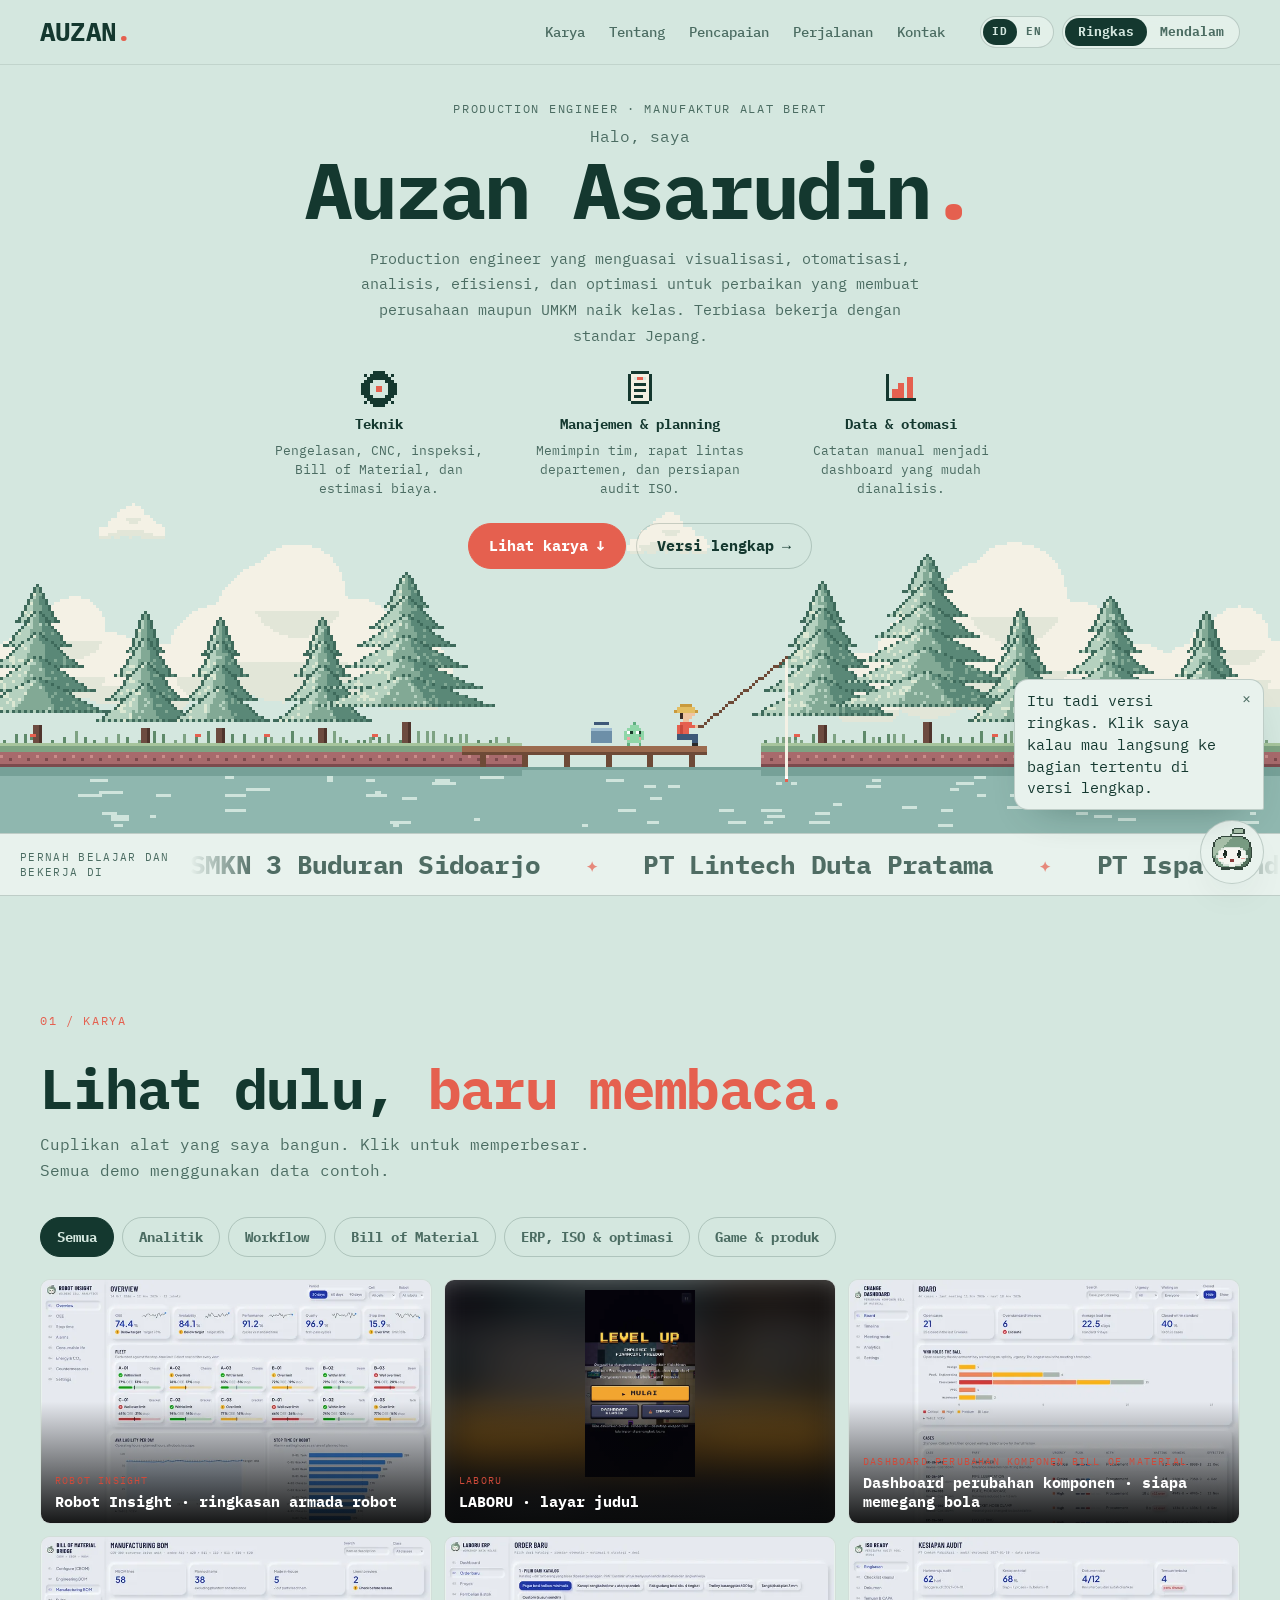
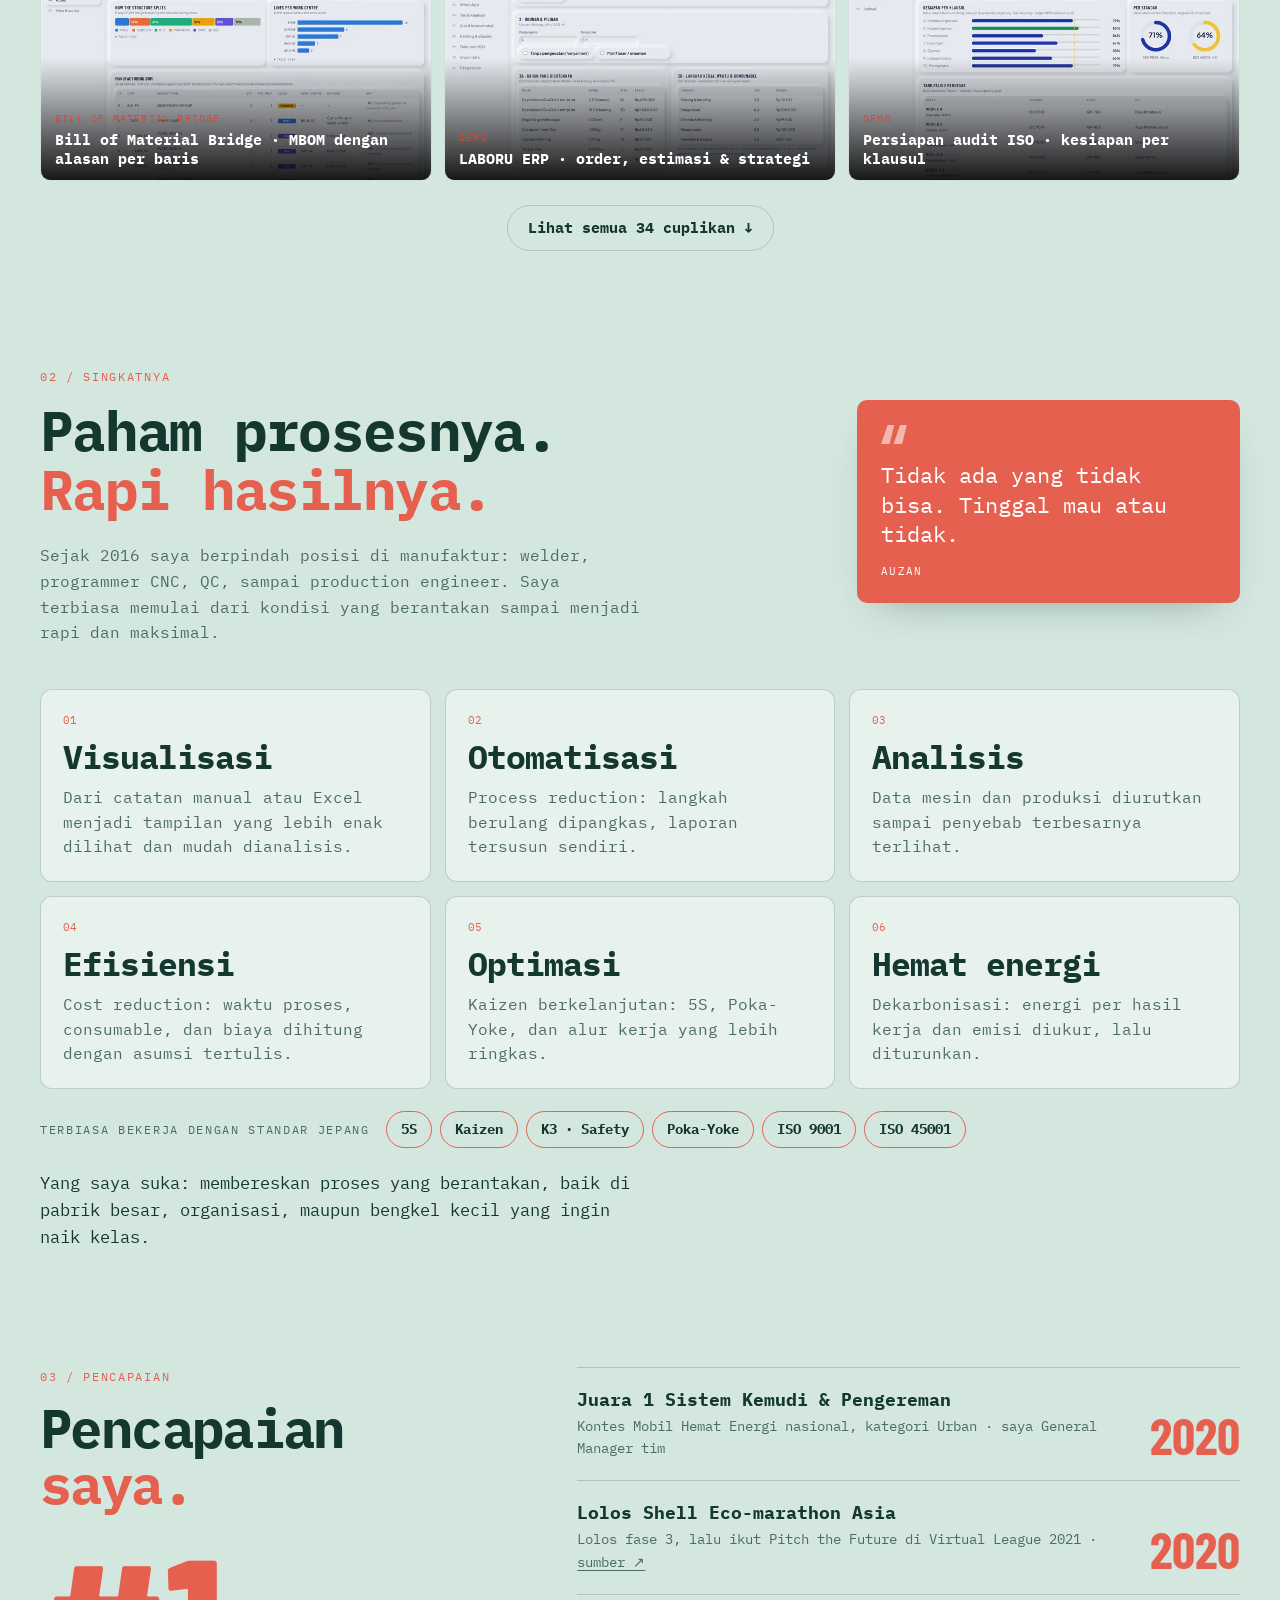
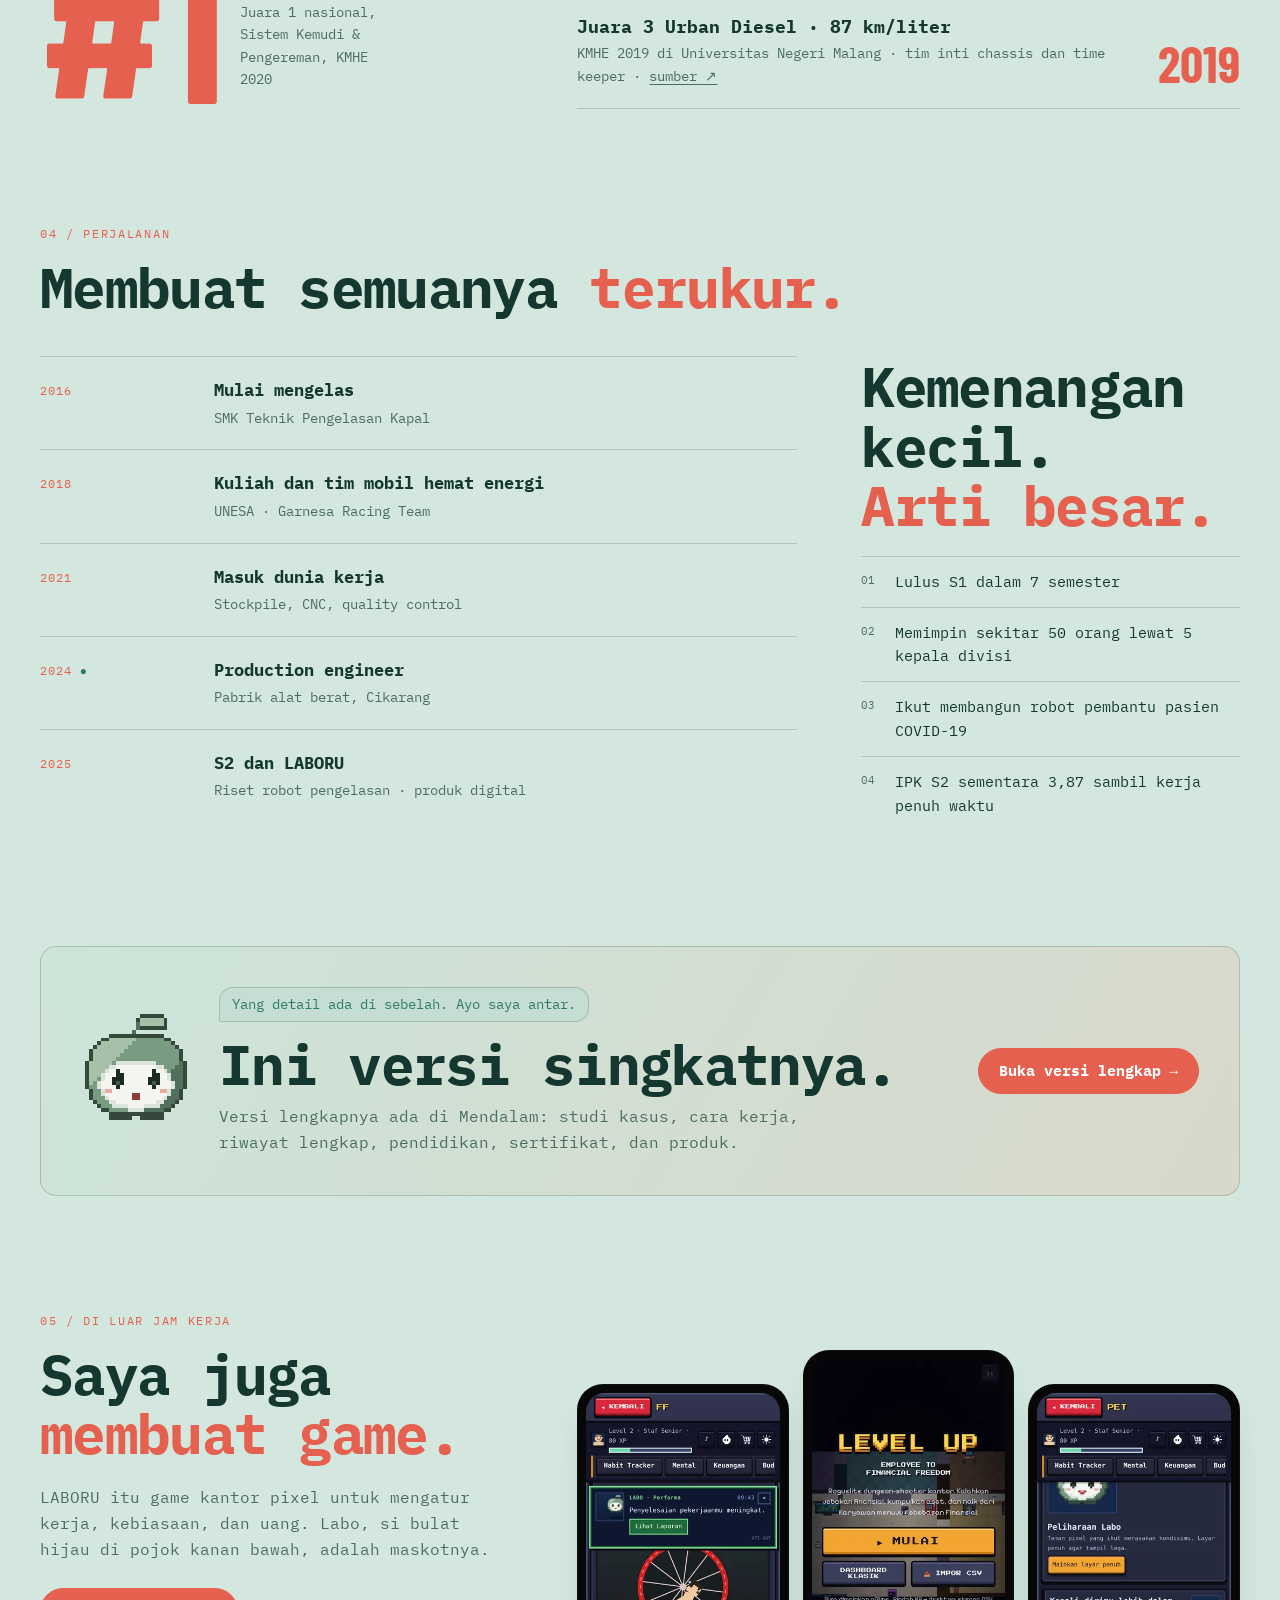
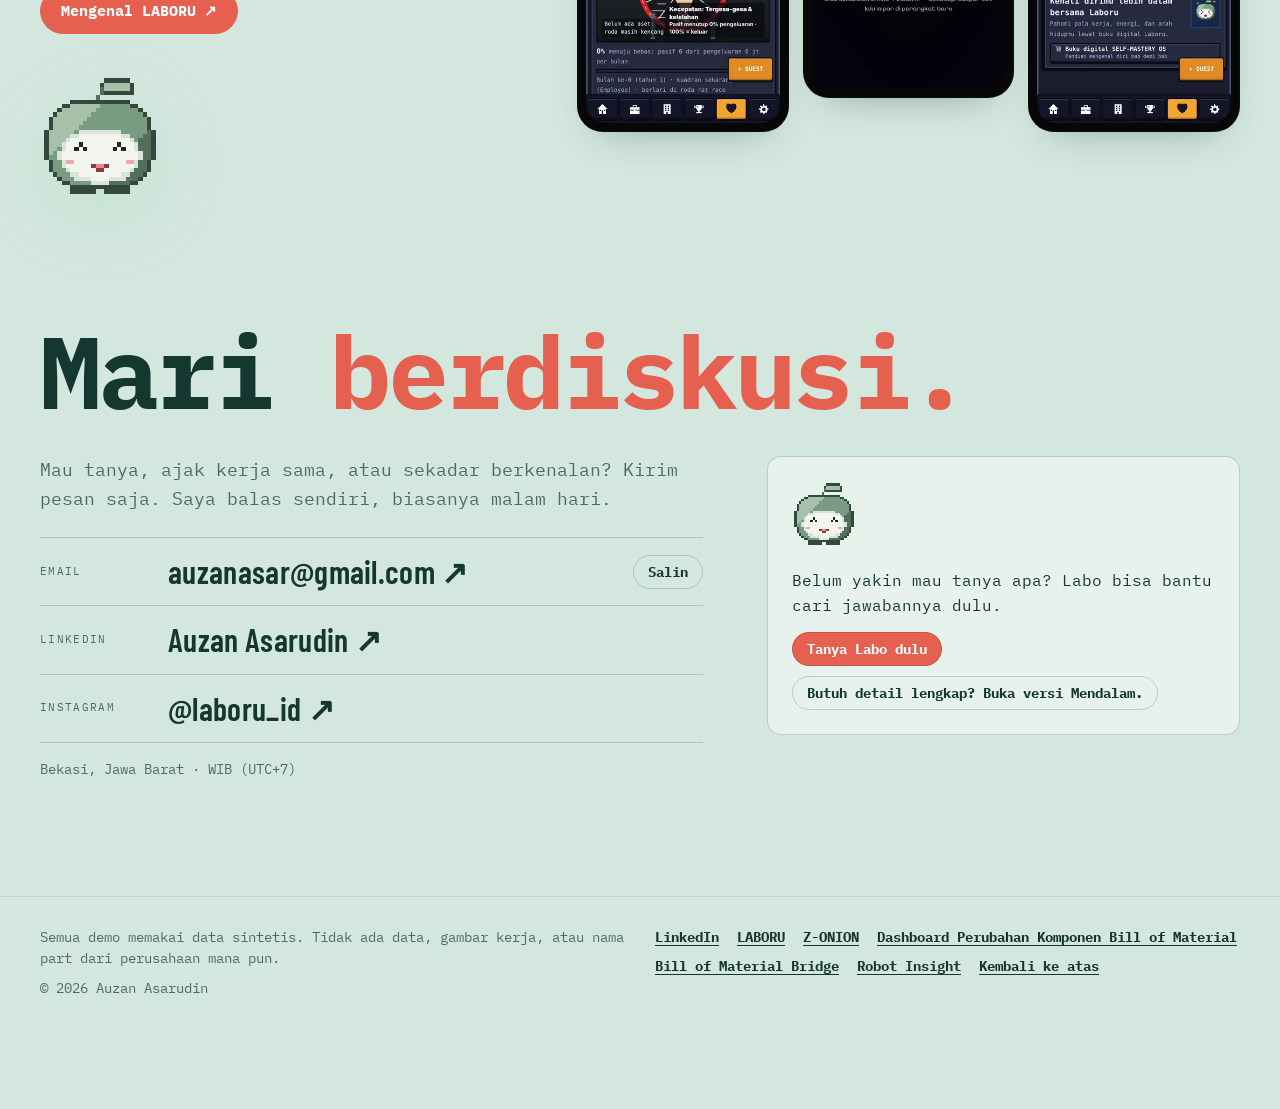
<file: index.html>
<!doctype html>
<html lang="id" data-mode="overview">
<head>
<meta charset="utf-8">
<meta name="viewport" content="width=device-width, initial-scale=1, viewport-fit=cover">
<title>Auzan Asarudin — Production Engineer · Data &amp; Otomasi Manufaktur</title>
<meta name="description" content="Portofolio Auzan Asarudin, production engineer di manufaktur alat berat. Engineering, manajemen, dan otomasi: BOM, estimasi biaya, dashboard robot las, 5S, ISO, dan game pixel LABORU.">
<meta name="author" content="Auzan Asarudin">
<link rel="canonical" href="https://auzanasarudin.github.io/portofolio/">
<meta property="og:type" content="website">
<meta property="og:site_name" content="Auzan Asarudin">
<meta property="og:title" content="Auzan Asarudin — Portofolio">
<meta property="og:description" content="Dari bengkel las ke dashboard. Dashboard, otomasi, struktur BOM, analitik robot las, dan game pixel LABORU.">
<meta property="og:url" content="https://auzanasarudin.github.io/portofolio/">
<meta property="og:image" content="https://auzanasarudin.github.io/portofolio/assets/img/og.png">
<meta property="og:image:width" content="1200">
<meta property="og:image:height" content="630">
<meta property="og:locale" content="id_ID">
<meta property="og:locale:alternate" content="en_US">
<meta name="twitter:card" content="summary_large_image">
<meta name="theme-color" content="#0b0d0c">
<meta name="color-scheme" content="dark">
<link rel="icon" href="assets/img/favicon.svg" type="image/svg+xml">
<link rel="preload" href="assets/fonts/barlow-condensed-latin-700-normal.woff2" as="font" type="font/woff2" crossorigin>
<link rel="preload" href="assets/fonts/plus-jakarta-sans-latin-wght-normal.woff2" as="font" type="font/woff2" crossorigin>
<link rel="preload" href="assets/img/g/ri-overview.webp" as="image" type="image/webp">
<link rel="stylesheet" href="assets/css/tokens.css">
<link rel="stylesheet" href="assets/css/site.css">
<script type="application/ld+json">
{"@context":"https://schema.org","@type":"Person","name":"Auzan Asarudin","jobTitle":"Production Engineer","description":"Production engineer in heavy-equipment manufacturing who builds BOM, costing, analytics and automation tools for factories.","url":"https://auzanasarudin.github.io/portofolio/","address":{"@type":"PostalAddress","addressLocality":"Bekasi","addressCountry":"ID"},"sameAs":["https://id.linkedin.com/in/auzan-asarudin-261585411"],"knowsAbout":["Bill of materials","Manufacturing cost estimation","Overall equipment effectiveness","Robotic welding","Predictive maintenance","Workflow automation"],"alumniOf":{"@type":"CollegeOrUniversity","name":"Universitas Negeri Surabaya"}}
</script>
</head>
<body>
<a class="skip" href="#main" data-t="skip">Lewati ke isi</a>

<header class="hdr">
  <div class="wrap row">
    <a class="mark" href="#top" aria-label="Auzan Asarudin, ke atas">AUZAN<i>.</i></a>
    <nav class="nav" aria-label="Utama" id="nav"></nav>
    <div class="ctl">
      <div class="seg lang" role="group" aria-label="Bahasa / Language"><button type="button" data-lang="id" aria-pressed="true">ID</button><button type="button" data-lang="en" aria-pressed="false">EN</button></div>
      <div class="seg" role="group" aria-label="Kedalaman isi" id="modeSeg"><button type="button" data-mode-btn="overview" aria-pressed="true" data-t="mode.overview">Ringkas</button><button type="button" data-mode-btn="deep" aria-pressed="false" data-t="mode.deep">Mendalam</button></div>
    </div>
  </div>
</header>

<main id="main">
  <!-- ============ HERO ============ -->
  <section class="hero" id="top">
    <div class="bigword only-deep" aria-hidden="true" id="bigword">PORTOFOLIO</div>
    <div class="wrap hero-grid">
      <div class="hero-txt">
        <p class="eyebrow" id="hRole"></p>
        <p class="hello" id="hHello">Halo, saya</p>
        <h1 class="name">Auzan <br>Asarudin<i>.</i></h1>
        <p class="hline" id="hLine"></p>
        <ul class="hfeat only-overview" id="hFeat"></ul>
        <div class="hero-cta"><a class="btn pri" href="#karya" id="hSee">Lihat karya</a><button type="button" class="btn ghost" data-mode-btn="deep"><span data-t="tb.toDeep">Buka lembar 2</span> <span aria-hidden="true">→</span></button></div>
        <ul class="hstats only-deep" id="hStats"></ul>
      </div>
      <div class="hero-screen only-deep" aria-label="Cuplikan karya">
        <div class="browser">
          <div class="bar"><i></i><i></i><i></i><span id="hUrl">auzanasarudin.github.io/portofolio</span></div>
          <div class="reel" id="reel"></div>
        </div>
        <div class="reel-dots" id="reelDots"></div>
      </div>
    </div>
    <div class="scene only-overview" id="scene"></div>
    <div class="ticker" aria-label="Tempat belajar dan bekerja"><span class="tk-lbl" id="placesLbl"></span><div class="tk-track"><div class="tk-move" id="places"></div></div></div>
  </section>

  <!-- ============ 01 KARYA (gallery) ============ -->
  <section id="karya" class="sec">
    <div class="wrap">
      <div class="sh"><p class="num" id="s1n"></p><h2><span id="s1a"></span> <em id="s1b"></em></h2><p class="lead" id="s1lead"></p></div>
      <div class="filters" id="filters" role="toolbar" aria-label="Filter karya"></div>
      <div class="gal" id="gal"></div>
      <p class="gal-more"><button type="button" class="btn ghost" id="galMore"></button></p>
    </div>
  </section>

  <!-- ============ DEEP: kapabilitas, metode, masalah, studi kasus, riset ============ -->
  <div class="only-deep deep-band">
    <div class="wrap"><p class="num" id="deepIntro"></p></div>
    <section id="kapabilitas" class="sec">
      <div class="wrap">
        <div class="sh"><h2 data-t="sec.caps">Daftar kapabilitas</h2><p class="lead" data-t="sec.capsLead"></p></div>
        <div class="tw"><table class="t" id="caps"></table></div>
        <h3 class="h3" data-t="sec.path">Jalur keahlian</h3>
        <ol class="path" id="path"></ol>
      </div>
    </section>
    <section id="masalah" class="sec">
      <div class="wrap">
        <div class="sh"><h2 data-t="sec.problems">Masalah yang saya bereskan</h2><p class="lead" data-t="sec.problemsLead"></p></div>
        <div class="probs" id="probs"></div>
      </div>
    </section>
    <section id="studi" class="sec">
      <div class="wrap">
        <div class="sh"><h2 data-t="sec.work">Studi kasus</h2><p class="lead" data-t="sec.workLead"></p></div>
        <div id="cases"></div>
        <h3 class="h3" data-t="sec.more">Pekerjaan lain</h3>
        <div class="more" id="more"></div>
      </div>
    </section>
    <section id="metode" class="sec">
      <div class="wrap"><div class="sh"><h2 data-t="sec.method">Cara saya bekerja</h2></div><ol class="steps" id="method"></ol></div>
    </section>
    <section id="riset" class="sec">
      <div class="wrap"><div class="sh"><h2 data-t="sec.research">Riset S2</h2></div><div id="research"></div></div>
    </section>
  </div>

  <!-- ============ 02 SINGKATNYA / TENTANG ============ -->
  <section id="tentang" class="sec">
    <div class="wrap">
      <p class="num" id="s3n"></p>
      <div class="behind">
        <div><h2 class="stack"><span id="s3a"></span><em id="s3b"></em></h2><p class="lead" id="s3text"></p></div>
        <blockquote class="quote"><span aria-hidden="true">“</span><p id="s3quote"></p><cite>Auzan</cite></blockquote>
      </div>
      <div class="pillars" id="pillars"></div>
      <div class="std"><span class="eyebrow" id="stdLbl"></span><ul id="std"></ul></div>
      <p class="who only-overview" id="s3who"></p>
      <div class="only-deep about-deep">
        <h3 class="h3" data-t="sec.story">Cerita singkat</h3>
        <div class="about"><div class="story" id="story"></div><ul class="bel" id="beliefs"></ul></div>
      </div>
    </div>
  </section>

  <!-- ============ 03 PENGAKUAN ============ -->
  <section id="pengakuan" class="sec">
    <div class="wrap rec">
      <div>
        <p class="num" id="s2n"></p>
        <h2 class="stack"><span id="s2a"></span><em id="s2b"></em></h2>
        <div class="bignum"><b>#1</b><span id="s2sub"></span></div>
      </div>
      <ol class="awards" id="awards"></ol>
    </div>
  </section>

  <!-- ============ 04 PERJALANAN ============ -->
  <section id="perjalanan" class="sec">
    <div class="wrap">
      <p class="num" id="s4n"></p>
      <h2 class="one"><span id="s4a"></span> <span id="s4b"></span></h2>
      <div class="journey only-overview">
        <ol class="tl" id="tl"></ol>
        <aside class="wins"><h3 class="stack sm"><span id="w1"></span><em id="w2"></em></h3><ol id="wins"></ol></aside>
      </div>
      <div class="only-deep">
        <div class="sh" id="riwayat"><h3 class="h3 first" data-t="sec.history">Riwayat kerja dan magang</h3></div>
        <ol class="hist" id="timeline"></ol>
        <h3 class="h3" id="pendidikan" data-t="sec.edu">Pendidikan</h3>
        <div class="edu" id="edu"></div>
        <h3 class="h3" id="sertifikat" data-t="sec.certs">Pelatihan dan sertifikat</h3>
        <div class="tw"><table class="t" id="certs"></table></div>
        <p class="note" data-t="sec.certsNote"></p>
        <h3 class="h3" id="organisasi" data-t="sec.orgs">Organisasi dan kegiatan</h3>
        <div class="orgs" id="orgs"></div>
      </div>
    </div>
  </section>

  <!-- ============ NUDGE KE MENDALAM (hanya Ringkas) ============ -->
  <section class="sec only-overview" id="lanjut">
    <div class="wrap">
      <div class="nudge-band">
        <div class="nb-labo" id="nbLabo" aria-hidden="true"></div>
        <div class="nb-txt"><p class="nb-bubble" id="nbBubble"></p><h2 class="stack"><span id="nbA"></span></h2><p class="lead" id="nbText"></p></div>
        <button type="button" class="btn pri" data-mode-btn="deep" id="nbCta"></button>
      </div>
    </div>
  </section>

  <!-- ============ 05 LABORU ============ -->
  <section id="laboru" class="sec">
    <div class="wrap lab">
      <div class="lab-txt">
        <p class="num" id="s5n"></p>
        <h2 class="stack"><span id="s5a"></span><em id="s5b"></em></h2>
        <p class="lead" id="s5text"></p>
        <a class="btn pri" id="s5cta" target="_blank" rel="noopener"></a>
        <div class="labo-big" id="laboBig" aria-hidden="true"></div>
      </div>
      <div class="phones" id="phones"></div>
    </div>
  </section>

  <!-- ============ DEEP: produk + jasa + faq ============ -->
  <div class="only-deep deep-band">
    <section id="produk" class="sec">
      <div class="wrap">
        <div class="sh"><h2 data-t="sec.products">Produk digital</h2><p class="lead" data-t="sec.productsLead"></p></div>
        <h3 class="h3 first" data-t="sec.showcase">Sistem siap pakai untuk perusahaan</h3>
        <div class="showcase" id="showcase"></div>
        <h3 class="h3">LABORU Level Up</h3>
        <div id="featured"></div>
        <h3 class="h3" data-t="sec.catalog">Katalog produk lengkap</h3>
        <div class="tw"><table class="t" id="catalog"></table></div>
        <h3 class="h3" data-t="sec.pipeline">Sedang disiapkan untuk pabrik</h3>
        <div class="cards" id="pipeline"></div>
      </div>
    </section>
    <section id="jasa" class="sec">
      <div class="wrap">
        <div class="sh"><h2 data-t="sec.services">Jasa</h2><p class="lead" data-t="sec.servicesLead"></p></div>
        <div class="cards" id="services"></div>
        <p class="note"><span data-t="lbl.priceNote"></span> <span data-t="lbl.idr"></span></p>
      </div>
    </section>
    <section id="faq" class="sec">
      <div class="wrap"><div class="sh"><h2 data-t="sec.faq">FAQ</h2></div><div id="faqList"></div></div>
    </section>
  </div>

  <!-- ============ KONTAK ============ -->
  <section id="kontak" class="sec end">
    <div class="wrap">
      <h2 class="huge"><span id="s6a"></span> <em id="s6b"></em></h2>
      <div class="contact">
        <div class="c-main">
          <p class="lead" id="s6text"></p>
          <ul class="chan" id="chan"></ul>
          <p class="c-base" id="cBase"></p>
        </div>
        <div class="c-side">
          <div class="c-card only-overview">
            <div class="c-labo" id="cLabo" aria-hidden="true"></div>
            <p id="s6side"></p>
            <div class="acts"><button type="button" class="btn pri sm" id="askLabo" data-t="btn.askLabo">Tanya Labo dulu</button><button type="button" class="btn sm" data-mode-btn="deep" id="s6deep"></button></div>
          </div>
          <form class="form only-deep" id="brief" novalidate>
            <p class="lead" data-t="sec.contactLead"></p>
            <div class="two">
              <label for="f-name"><span data-t="form.name">Nama</span><input id="f-name" name="name" autocomplete="name"></label>
              <label for="f-org"><span data-t="form.org">Perusahaan</span><input id="f-org" name="org" autocomplete="organization"></label>
            </div>
            <label for="f-topic"><span data-t="form.topic"></span><select id="f-topic" name="topic"></select></label>
            <label for="f-msg"><span data-t="form.msg"></span><textarea id="f-msg" name="msg" maxlength="900"></textarea></label>
            <div class="acts"><button class="btn pri" type="submit" data-t="btn.sendMail">Kirim lewat email</button><button class="btn ghost" type="button" id="copyBrief" data-t="btn.copyBrief">Salin ringkasan</button></div>
            <p class="msg" id="formMsg" role="status"></p>
          </form>
        </div>
      </div>
    </div>
  </section>
</main>

<footer class="ftr">
  <div class="wrap row">
    <div><p data-t="foot.note"></p><p><span id="me" class="me-key">©</span> 2026 Auzan Asarudin</p></div>
    <div class="links" id="footLinks"></div>
  </div>
</footer>

<div class="lightbox" id="lb" hidden role="dialog" aria-modal="true" aria-label="Cuplikan karya">
  <button type="button" class="lb-x" data-lb="close" id="lbClose">×</button>
  <button type="button" class="lb-nav prev" data-lb="prev" aria-label="Sebelumnya">‹</button>
  <figure><img id="lbImg" alt=""><figcaption><span id="lbCap"></span><span class="lb-acts" id="lbActs"></span></figcaption></figure>
  <button type="button" class="lb-nav next" data-lb="next" aria-label="Berikutnya">›</button>
</div>

<div id="labo" class="labo"></div>
<noscript><p style="padding:20px;max-width:60ch;margin:auto">Portofolio Auzan Asarudin. Hubungi: auzanasar@gmail.com · LinkedIn: id.linkedin.com/in/auzan-asarudin-261585411</p></noscript>

<script src="assets/js/data.js"></script>
<script src="assets/js/labo-sprite.js"></script>
<script src="assets/js/scene.js"></script>
<script src="assets/js/site.js"></script>
<script src="assets/js/labo.js"></script>
</body>
</html>
</file>
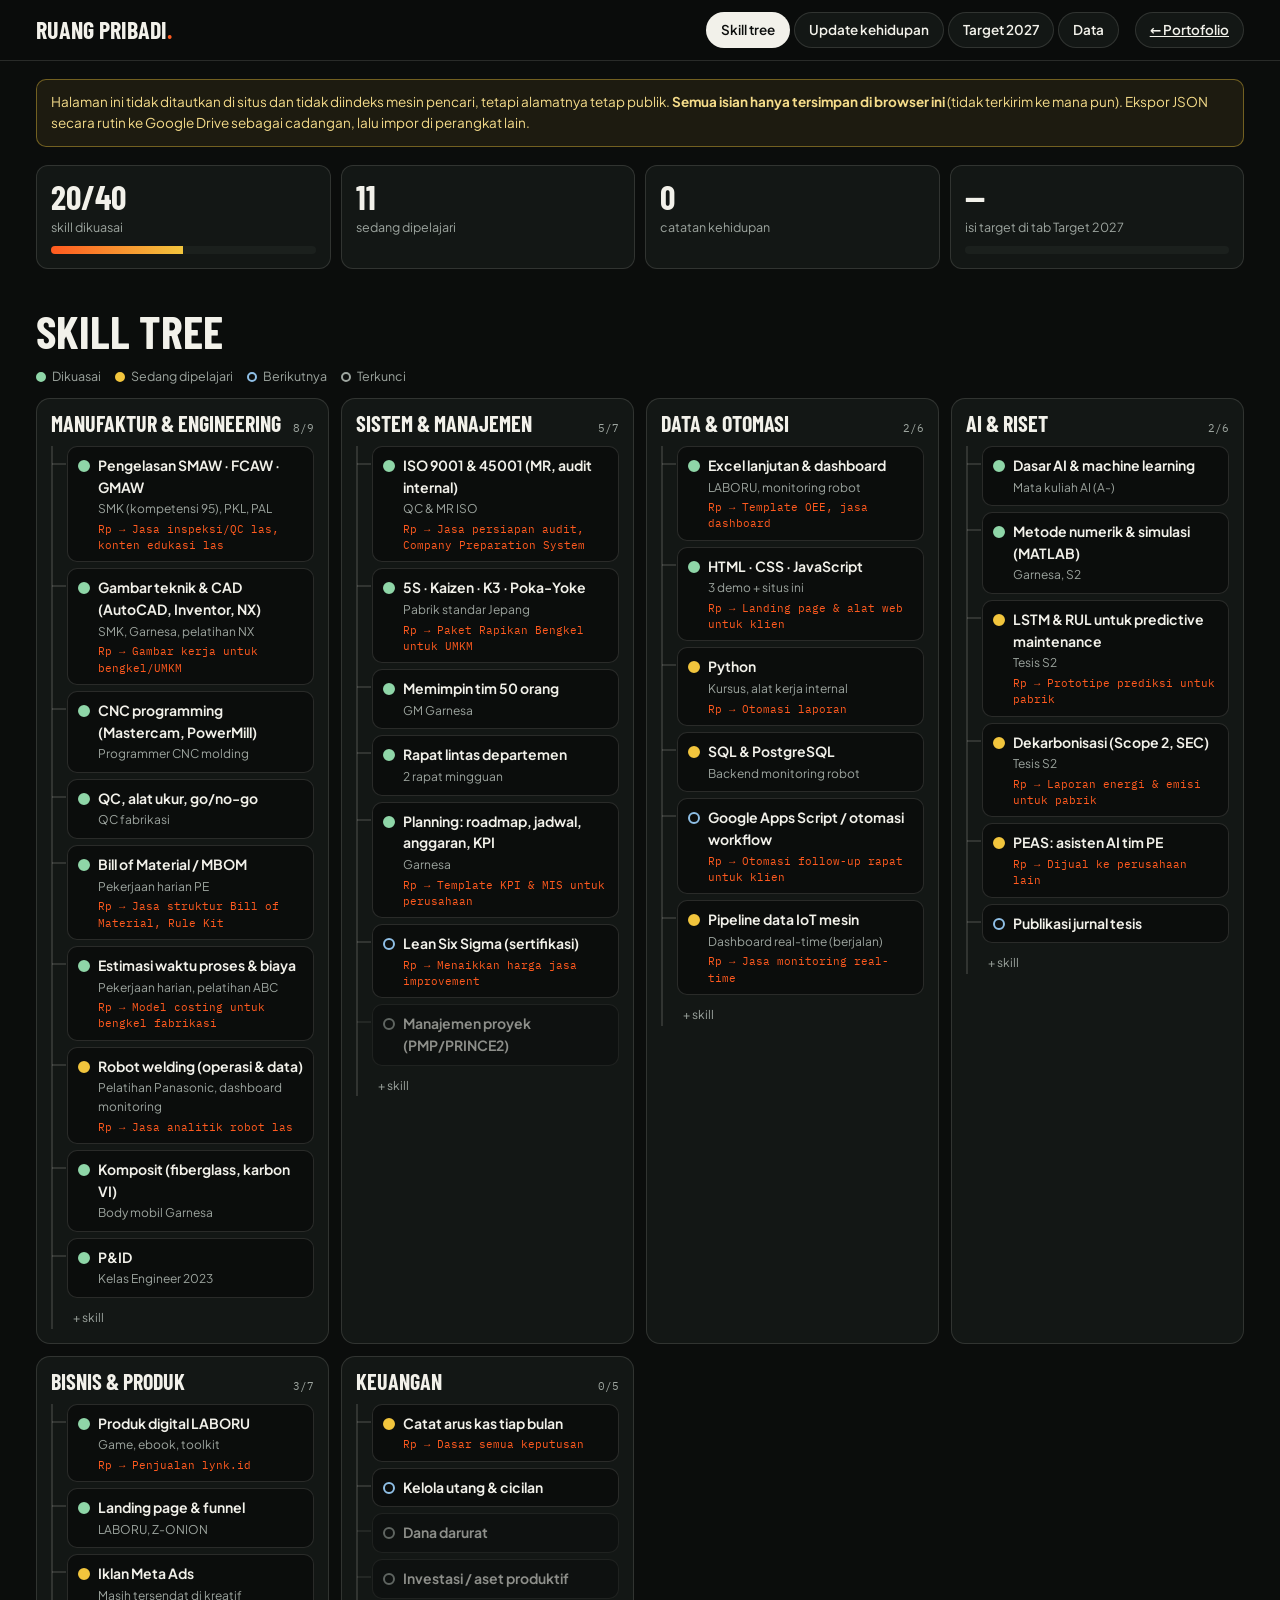
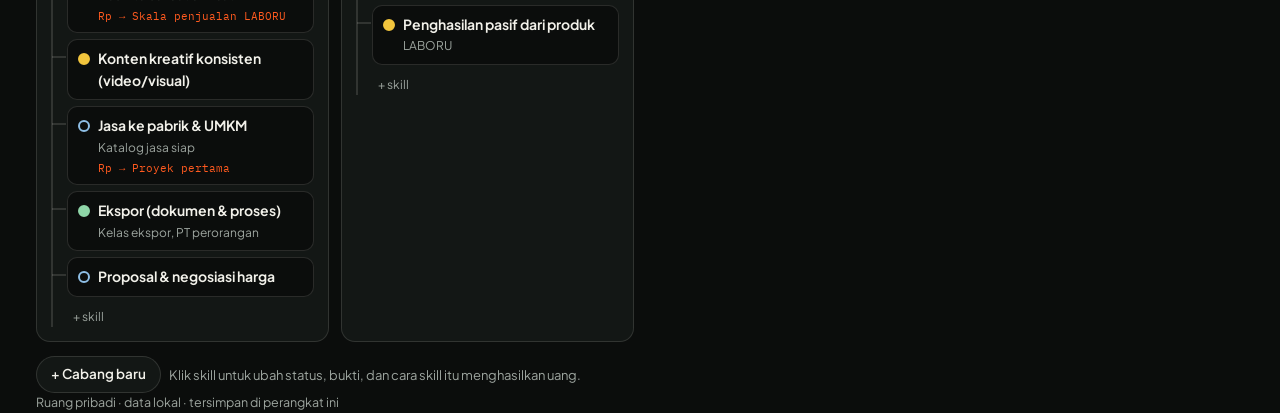
<file: me/index.html>
<!doctype html>
<html lang="id">
<head>
<meta charset="utf-8">
<meta name="viewport" content="width=device-width, initial-scale=1, viewport-fit=cover">
<meta name="robots" content="noindex, nofollow">
<title>Ruang Pribadi — Skill Tree</title>
<meta name="color-scheme" content="dark">
<link rel="icon" href="../assets/img/favicon.svg" type="image/svg+xml">
<link rel="stylesheet" href="../assets/css/tokens.css">
<style>
:root,:root[data-mode]{--bg:#0b0d0c;--s1:#131715;--s2:#1b201d;--fg:#f2f1ea;--fg2:#9da59f;--rule:rgba(242,241,234,.13);--arc:#ff5a1f;--mint:#8fd6a8;--amber:#f2c53d;--info:#8fbfe6;color-scheme:dark}
*{box-sizing:border-box}
body{margin:0;background:var(--bg);color:var(--fg);font-family:var(--f-body);font-size:15.5px;line-height:1.55}
a{color:inherit}
button,input,select,textarea{font:inherit;color:inherit}
.wrap{max-width:1240px;margin:auto;padding:0 max(16px,env(safe-area-inset-left,0px))}
header{position:sticky;top:0;z-index:5;background:rgba(11,13,12,.85);backdrop-filter:blur(10px);border-bottom:1px solid var(--rule)}
header .wrap{display:flex;flex-wrap:wrap;align-items:center;gap:10px 16px;min-height:60px;padding-block:8px}
h1,h2,h3{font-family:var(--f-display);text-transform:uppercase;line-height:.95;margin:0;font-weight:700}
h1{font-size:24px}h1 i{font-style:normal;color:var(--arc)}
h2{font-size:clamp(30px,4vw,46px);margin:40px 0 14px}
.tabs{display:flex;gap:4px;margin-left:auto;flex-wrap:wrap}
.tabs button,.btn{border:1px solid var(--rule);background:var(--s1);border-radius:999px;padding:7px 14px;cursor:pointer;font-weight:600;font-size:13.5px}
.tabs button[aria-pressed="true"]{background:var(--fg);color:var(--bg)}
.btn.pri{background:var(--arc);border-color:var(--arc);color:#160a04}
.btn:hover{border-color:var(--fg2)}
.warn{margin:18px 0 0;padding:12px 14px;border:1px solid rgba(242,197,61,.4);background:rgba(242,197,61,.08);border-radius:10px;font-size:13.5px;color:#f5dc8a}
.kpis{display:grid;grid-template-columns:repeat(4,minmax(0,1fr));gap:10px;margin-top:18px}
.kpi{border:1px solid var(--rule);background:var(--s1);border-radius:12px;padding:14px}
.kpi b{display:block;font-family:var(--f-display);font-size:34px;line-height:1}
.kpi span{font-size:12.5px;color:var(--fg2)}
.bar{height:8px;border-radius:4px;background:var(--s2);overflow:hidden;margin-top:8px}.bar i{display:block;height:100%;background:linear-gradient(90deg,var(--arc),var(--amber))}
.tree{display:grid;grid-template-columns:repeat(auto-fill,minmax(250px,1fr));gap:12px}
.branch{border:1px solid var(--rule);background:var(--s1);border-radius:14px;padding:14px}
.branch h3{font-size:22px;display:flex;justify-content:space-between;gap:8px;align-items:baseline}
.branch h3 small{font-family:var(--f-mono);font-size:11px;color:var(--fg2);font-weight:400}
.nodes{list-style:none;margin:12px 0 0;padding:0 0 0 14px;border-left:2px solid var(--rule);display:grid;gap:6px}
.node{position:relative;display:grid;grid-template-columns:auto 1fr;gap:2px 8px;align-items:start;padding:8px 10px;border:1px solid var(--rule);border-radius:10px;background:var(--bg);cursor:pointer;text-align:left;width:100%}
.node::before{content:"";position:absolute;left:-16px;top:16px;width:14px;height:2px;background:var(--rule)}
.node .dot{width:12px;height:12px;border-radius:50%;margin-top:5px;border:2px solid var(--fg2)}
.node.mastered .dot{background:var(--mint);border-color:var(--mint)}
.node.learning .dot{background:var(--amber);border-color:var(--amber)}
.node.next .dot{border-color:var(--info)}
.node.locked{opacity:.55}
.node b{font-weight:650;font-size:14px}
.node small{grid-column:2;color:var(--fg2);font-size:12px}
.node .rp{grid-column:2;font-family:var(--f-mono);font-size:10.5px;color:var(--arc)}
.legend{display:flex;flex-wrap:wrap;gap:14px;font-size:12.5px;color:var(--fg2);margin:0 0 12px}
.legend span::before{content:"";display:inline-block;width:10px;height:10px;border-radius:50%;margin-right:6px;vertical-align:-1px;border:2px solid var(--fg2)}
.legend .m::before{background:var(--mint);border-color:var(--mint)}.legend .l::before{background:var(--amber);border-color:var(--amber)}.legend .n::before{border-color:var(--info)}
.row{display:flex;flex-wrap:wrap;gap:8px;align-items:center}
.card{border:1px solid var(--rule);background:var(--s1);border-radius:14px;padding:16px}
form.card{display:grid;gap:10px}
label{display:grid;gap:4px;font-size:12.5px;color:var(--fg2);font-weight:600}
input,select,textarea{width:100%;padding:9px 10px;border:1px solid var(--rule);border-radius:8px;background:var(--bg);font-size:16px}
textarea{min-height:90px;resize:vertical}
.two{display:grid;grid-template-columns:repeat(2,minmax(0,1fr));gap:10px}
.three{display:grid;grid-template-columns:repeat(3,minmax(0,1fr));gap:10px}
.log{list-style:none;margin:12px 0 0;padding:0;display:grid;gap:8px}
.log li{border:1px solid var(--rule);border-radius:10px;padding:10px 12px;background:var(--s1)}
.log .meta{font-family:var(--f-mono);font-size:11px;color:var(--fg2);display:flex;gap:10px;flex-wrap:wrap;justify-content:space-between}
.log p{margin:6px 0 0;white-space:pre-wrap}
.x{background:none;border:0;color:var(--fg2);cursor:pointer;font-size:12px}
.chart{display:flex;align-items:flex-end;gap:6px;height:170px;border-bottom:1px solid var(--rule);padding-top:10px;margin-top:14px;overflow-x:auto}
.chart div{flex:1 0 34px;display:grid;justify-items:center;gap:4px;font-family:var(--f-mono);font-size:10px;color:var(--fg2);align-self:stretch;align-content:end}
.chart i{display:block;width:100%;border-radius:4px 4px 0 0;background:var(--arc);min-height:2px}
.chart i.hit{background:var(--mint)}
.goal-line{font-size:12.5px;color:var(--fg2);margin-top:6px}
dialog{border:1px solid var(--rule);background:var(--s1);color:var(--fg);border-radius:14px;max-width:min(520px,calc(100vw - 32px));width:100%;padding:18px}
dialog::backdrop{background:rgba(0,0,0,.6)}
.hide{display:none!important}
.muted{color:var(--fg2);font-size:13px}
footer{padding:40px 0 60px;color:var(--fg2);font-size:12.5px}
@media (max-width:760px){.kpis{grid-template-columns:repeat(2,minmax(0,1fr))}.two,.three{grid-template-columns:minmax(0,1fr)}.tabs{margin-left:0}}
</style>
</head>
<body>
<header><div class="wrap">
  <h1>Ruang pribadi<i>.</i></h1>
  <nav class="tabs" aria-label="Bagian">
    <button type="button" data-tab="tree" aria-pressed="true">Skill tree</button>
    <button type="button" data-tab="life" aria-pressed="false">Update kehidupan</button>
    <button type="button" data-tab="money" aria-pressed="false">Target 2027</button>
    <button type="button" data-tab="data" aria-pressed="false">Data</button>
  </nav>
  <a class="btn" href="../">← Portofolio</a>
</div></header>

<main class="wrap">
  <p class="warn">Halaman ini tidak ditautkan di situs dan tidak diindeks mesin pencari, tetapi alamatnya tetap publik. <b>Semua isian hanya tersimpan di browser ini</b> (tidak terkirim ke mana pun). Ekspor JSON secara rutin ke Google Drive sebagai cadangan, lalu impor di perangkat lain.</p>

  <section class="kpis" id="kpis"></section>

  <!-- SKILL TREE -->
  <section id="tab-tree">
    <h2>Skill tree</h2>
    <p class="legend"><span class="m">Dikuasai</span><span class="l">Sedang dipelajari</span><span class="n">Berikutnya</span><span>Terkunci</span></p>
    <div class="tree" id="tree"></div>
    <div class="row" style="margin-top:14px"><button type="button" class="btn" id="addBranch">+ Cabang baru</button><span class="muted">Klik skill untuk ubah status, bukti, dan cara skill itu menghasilkan uang.</span></div>
  </section>

  <!-- UPDATE KEHIDUPAN -->
  <section id="tab-life" class="hide">
    <h2>Update kehidupan</h2>
    <form class="card" id="lifeForm">
      <div class="three">
        <label>Tanggal<input type="date" id="lDate" required></label>
        <label>Jenis<select id="lType"><option>Pencapaian</option><option>Belajar</option><option>Proyek</option><option>Penghasilan</option><option>Refleksi</option><option>Kendala</option></select></label>
        <label>Skill terkait<select id="lSkill"><option value="">—</option></select></label>
      </div>
      <label>Judul<input id="lTitle" maxlength="120" required placeholder="Contoh: Dashboard robot pakai data real-time"></label>
      <label>Cerita / catatan<textarea id="lText" maxlength="4000" placeholder="Apa yang terjadi, apa yang dipelajari, apa langkah berikutnya."></textarea></label>
      <label class="row" style="display:flex;gap:8px;color:var(--fg)"><input type="checkbox" id="lPublic" style="width:auto"> Layak masuk portofolio publik (penanda saja)</label>
      <div class="row"><button class="btn pri" type="submit">Simpan</button><span class="muted" id="lMsg"></span></div>
    </form>
    <div class="row" style="margin-top:14px"><input id="lFind" placeholder="Cari catatan…" style="max-width:320px"></div>
    <ol class="log" id="lifeLog"></ol>
  </section>

  <!-- TARGET 2027 -->
  <section id="tab-money" class="hide">
    <h2>Target 2027</h2>
    <form class="card" id="goalForm">
      <div class="three">
        <label>Target total s.d. akhir 2027 (Rp)<input type="number" id="gTotal" min="0" step="100000"></label>
        <label>Target per bulan (Rp)<input type="number" id="gMonth" min="0" step="100000"></label>
        <label>Tenggat<input type="date" id="gDate"></label>
      </div>
      <label>Kenapa target ini penting<input id="gWhy" maxlength="200"></label>
      <div class="row"><button class="btn" type="submit">Simpan target</button></div>
    </form>
    <form class="card" id="incForm" style="margin-top:12px">
      <div class="three">
        <label>Bulan<input type="month" id="iMonth" required></label>
        <label>Sumber<select id="iSrc"><option>Gaji</option><option>Lembur</option><option>Jasa</option><option>Produk digital</option><option>Ekspor</option><option>Lainnya</option></select></label>
        <label>Jumlah (Rp)<input type="number" id="iAmt" min="0" step="1000" required></label>
      </div>
      <label>Catatan<input id="iNote" maxlength="160"></label>
      <div class="row"><button class="btn pri" type="submit">Tambah pemasukan</button></div>
    </form>
    <div class="card" style="margin-top:12px"><b>Pemasukan per bulan</b><div class="chart" id="chart"></div><p class="goal-line" id="goalLine"></p></div>
    <ol class="log" id="incLog"></ol>
  </section>

  <!-- DATA -->
  <section id="tab-data" class="hide">
    <h2>Data</h2>
    <div class="card" style="display:grid;gap:12px">
      <div class="row"><button class="btn pri" type="button" id="exp">Ekspor JSON</button><label class="btn" style="display:inline-block">Impor JSON<input type="file" id="imp" accept="application/json" class="hide"></label><button class="btn" type="button" id="copyAI">Salin ringkasan untuk Claude</button><button class="btn" type="button" id="reset">Kembalikan skill tree awal</button></div>
      <p class="muted" id="dMsg">Tombol “Salin ringkasan untuk Claude” membuat teks berisi skill, catatan baru, dan progres target. Tempel ke Claude untuk memperbarui portofolio atau menyusun rencana minggu depan.</p>
    </div>
  </section>
</main>
<footer class="wrap">Ruang pribadi · data lokal · <span id="ver"></span></footer>

<dialog id="dlg"><form method="dialog" id="nodeForm" style="display:grid;gap:10px">
  <h3 id="dTitle" style="font-size:26px">Skill</h3>
  <label>Nama<input id="nName" maxlength="80" required></label>
  <label>Status<select id="nSt"><option value="mastered">Dikuasai</option><option value="learning">Sedang dipelajari</option><option value="next">Berikutnya</option><option value="locked">Terkunci</option></select></label>
  <label>Bukti / sumber<input id="nEv" maxlength="160"></label>
  <label>Cara skill ini menghasilkan uang<input id="nMoney" maxlength="160"></label>
  <label>Langkah berikutnya<input id="nNext" maxlength="160"></label>
  <div class="row"><button class="btn pri" value="save">Simpan</button><button class="btn" value="cancel" formnovalidate>Batal</button><button class="btn" value="del" formnovalidate style="margin-left:auto">Hapus</button></div>
</form></dialog>

<script>
(function () {
  'use strict';
  var KEY = 'aa_me_v1', $ = function (s) { return document.querySelector(s); };
  var esc = function (s) { return String(s == null ? '' : s).replace(/[&<>"']/g, function (c) { return { '&': '&amp;', '<': '&lt;', '>': '&gt;', '"': '&quot;', "'": '&#39;' }[c]; }); };
  var rp = function (n) { return 'Rp' + Math.round(Number(n) || 0).toLocaleString('id-ID'); };
  var uid = function () { return Math.random().toString(36).slice(2, 9); };
  var N = function (n, st, ev, money, next) { return { id: uid(), n: n, st: st, ev: ev || '', money: money || '', next: next || '' }; };
  /* Skill tree awal dari perjalanan Auzan (tanpa data pribadi). Bebas diubah. */
  function seed() {
    return [
      { id: uid(), h: 'Manufaktur & Engineering', nodes: [
        N('Pengelasan SMAW · FCAW · GMAW', 'mastered', 'SMK (kompetensi 95), PKL, PAL', 'Jasa inspeksi/QC las, konten edukasi las'),
        N('Gambar teknik & CAD (AutoCAD, Inventor, NX)', 'mastered', 'SMK, Garnesa, pelatihan NX', 'Gambar kerja untuk bengkel/UMKM'),
        N('CNC programming (Mastercam, PowerMill)', 'mastered', 'Programmer CNC molding'),
        N('QC, alat ukur, go/no-go', 'mastered', 'QC fabrikasi'),
        N('Bill of Material / MBOM', 'mastered', 'Pekerjaan harian PE', 'Jasa struktur Bill of Material, Rule Kit'),
        N('Estimasi waktu proses & biaya', 'mastered', 'Pekerjaan harian, pelatihan ABC', 'Model costing untuk bengkel fabrikasi'),
        N('Robot welding (operasi & data)', 'learning', 'Pelatihan Panasonic, dashboard monitoring', 'Jasa analitik robot las'),
        N('Komposit (fiberglass, karbon VI)', 'mastered', 'Body mobil Garnesa'),
        N('P&ID', 'mastered', 'Kelas Engineer 2023')
      ] },
      { id: uid(), h: 'Sistem & Manajemen', nodes: [
        N('ISO 9001 & 45001 (MR, audit internal)', 'mastered', 'QC & MR ISO', 'Jasa persiapan audit, Company Preparation System'),
        N('5S · Kaizen · K3 · Poka-Yoke', 'mastered', 'Pabrik standar Jepang', 'Paket Rapikan Bengkel untuk UMKM'),
        N('Memimpin tim 50 orang', 'mastered', 'GM Garnesa'),
        N('Rapat lintas departemen', 'mastered', '2 rapat mingguan'),
        N('Planning: roadmap, jadwal, anggaran, KPI', 'mastered', 'Garnesa', 'Template KPI & MIS untuk perusahaan'),
        N('Lean Six Sigma (sertifikasi)', 'next', '', 'Menaikkan harga jasa improvement'),
        N('Manajemen proyek (PMP/PRINCE2)', 'locked')
      ] },
      { id: uid(), h: 'Data & Otomasi', nodes: [
        N('Excel lanjutan & dashboard', 'mastered', 'LABORU, monitoring robot', 'Template OEE, jasa dashboard'),
        N('HTML · CSS · JavaScript', 'mastered', '3 demo + situs ini', 'Landing page & alat web untuk klien'),
        N('Python', 'learning', 'Kursus, alat kerja internal', 'Otomasi laporan'),
        N('SQL & PostgreSQL', 'learning', 'Backend monitoring robot'),
        N('Google Apps Script / otomasi workflow', 'next', '', 'Otomasi follow-up rapat untuk klien'),
        N('Pipeline data IoT mesin', 'learning', 'Dashboard real-time (berjalan)', 'Jasa monitoring real-time')
      ] },
      { id: uid(), h: 'AI & Riset', nodes: [
        N('Dasar AI & machine learning', 'mastered', 'Mata kuliah AI (A-)'),
        N('Metode numerik & simulasi (MATLAB)', 'mastered', 'Garnesa, S2'),
        N('LSTM & RUL untuk predictive maintenance', 'learning', 'Tesis S2', 'Prototipe prediksi untuk pabrik'),
        N('Dekarbonisasi (Scope 2, SEC)', 'learning', 'Tesis S2', 'Laporan energi & emisi untuk pabrik'),
        N('PEAS: asisten AI tim PE', 'learning', '', 'Dijual ke perusahaan lain'),
        N('Publikasi jurnal tesis', 'next')
      ] },
      { id: uid(), h: 'Bisnis & Produk', nodes: [
        N('Produk digital LABORU', 'mastered', 'Game, ebook, toolkit', 'Penjualan lynk.id'),
        N('Landing page & funnel', 'mastered', 'LABORU, Z-ONION'),
        N('Iklan Meta Ads', 'learning', 'Masih tersendat di kreatif', 'Skala penjualan LABORU'),
        N('Konten kreatif konsisten (video/visual)', 'learning'),
        N('Jasa ke pabrik & UMKM', 'next', 'Katalog jasa siap', 'Proyek pertama'),
        N('Ekspor (dokumen & proses)', 'mastered', 'Kelas ekspor, PT perorangan'),
        N('Proposal & negosiasi harga', 'next')
      ] },
      { id: uid(), h: 'Keuangan', nodes: [
        N('Catat arus kas tiap bulan', 'learning', '', 'Dasar semua keputusan'),
        N('Kelola utang & cicilan', 'next'),
        N('Dana darurat', 'locked'),
        N('Investasi / aset produktif', 'locked'),
        N('Penghasilan pasif dari produk', 'learning', 'LABORU')
      ] }
    ];
  }
  var db;
  function load() { try { db = JSON.parse(localStorage.getItem(KEY) || 'null'); } catch (e) { db = null; } if (!db || !db.tree) db = { v: 1, tree: seed(), life: [], income: [], goal: { total: 0, month: 0, date: '2027-12-31', why: '' } }; }
  function save() { try { localStorage.setItem(KEY, JSON.stringify(db)); } catch (e) { alert('Browser menolak menyimpan. Ekspor JSON agar data tidak hilang.'); } render(); }
  var ST = { mastered: 'Dikuasai', learning: 'Dipelajari', next: 'Berikutnya', locked: 'Terkunci' };
  function allNodes() { var a = []; db.tree.forEach(function (b) { b.nodes.forEach(function (n) { a.push({ b: b, n: n }); }); }); return a; }
  function render() {
    var nodes = allNodes(), m = nodes.filter(function (x) { return x.n.st === 'mastered'; }).length, l = nodes.filter(function (x) { return x.n.st === 'learning'; }).length;
    var total = db.income.reduce(function (s, i) { return s + Number(i.a || 0); }, 0), g = db.goal.total || 0;
    $('#kpis').innerHTML = '<div class="kpi"><b>' + m + '/' + nodes.length + '</b><span>skill dikuasai</span><div class="bar"><i style="width:' + (nodes.length ? m / nodes.length * 100 : 0) + '%"></i></div></div>' +
      '<div class="kpi"><b>' + l + '</b><span>sedang dipelajari</span></div><div class="kpi"><b>' + db.life.length + '</b><span>catatan kehidupan</span></div>' +
      '<div class="kpi"><b>' + (g ? Math.round(total / g * 100) + '%' : '—') + '</b><span>' + (g ? rp(total) + ' dari ' + rp(g) : 'isi target di tab Target 2027') + '</span><div class="bar"><i style="width:' + (g ? Math.min(100, total / g * 100) : 0) + '%"></i></div></div>';
    $('#tree').innerHTML = db.tree.map(function (b) {
      var mm = b.nodes.filter(function (n) { return n.st === 'mastered'; }).length;
      return '<article class="branch"><h3><span>' + esc(b.h) + '</span><small>' + mm + '/' + b.nodes.length + '</small></h3><ol class="nodes">' +
        b.nodes.map(function (n) { return '<li><button type="button" class="node ' + n.st + '" data-b="' + b.id + '" data-n="' + n.id + '"><span class="dot"></span><b>' + esc(n.n) + '</b>' + (n.ev ? '<small>' + esc(n.ev) + '</small>' : '') + (n.money ? '<span class="rp">Rp → ' + esc(n.money) + '</span>' : '') + (n.next ? '<small>→ ' + esc(n.next) + '</small>' : '') + '</button></li>'; }).join('') +
        '<li><button type="button" class="x" data-add="' + b.id + '">+ skill</button></li></ol></article>';
    }).join('');
    $('#lSkill').innerHTML = '<option value="">—</option>' + nodes.map(function (x) { return '<option value="' + x.n.id + '">' + esc(x.b.h + ' · ' + x.n.n) + '</option>'; }).join('');
    var q = ($('#lFind').value || '').toLowerCase(), byId = {}; nodes.forEach(function (x) { byId[x.n.id] = x.n.n; });
    $('#lifeLog').innerHTML = db.life.slice().sort(function (a, b) { return b.d < a.d ? -1 : 1; }).filter(function (e) { return !q || (e.t + ' ' + e.x).toLowerCase().indexOf(q) >= 0; }).map(function (e) {
      return '<li><div class="meta"><span>' + esc(e.d) + ' · ' + esc(e.k) + (e.s ? ' · ' + esc(byId[e.s] || '') : '') + (e.p ? ' · ★ portofolio' : '') + '</span><button class="x" data-dl="' + e.id + '">hapus</button></div><b>' + esc(e.t) + '</b>' + (e.x ? '<p>' + esc(e.x) + '</p>' : '') + '</li>';
    }).join('') || '<li class="muted">Belum ada catatan. Mulai dari satu kejadian minggu ini.</li>';
    $('#gTotal').value = db.goal.total || ''; $('#gMonth').value = db.goal.month || ''; $('#gDate').value = db.goal.date || ''; $('#gWhy').value = db.goal.why || '';
    var months = {}; db.income.forEach(function (i) { months[i.m] = (months[i.m] || 0) + Number(i.a || 0); });
    var keys = Object.keys(months).sort().slice(-14), max = Math.max.apply(null, keys.map(function (k) { return months[k]; }).concat([db.goal.month || 0, 1]));
    $('#chart').innerHTML = keys.map(function (k) { return '<div title="' + rp(months[k]) + '"><i class="' + (db.goal.month && months[k] >= db.goal.month ? 'hit' : '') + '" style="height:' + (months[k] / max * 140) + 'px"></i>' + k.slice(2) + '</div>'; }).join('') || '<p class="muted">Belum ada data pemasukan.</p>';
    var left = Math.max(0, g - total), dl = db.goal.date ? new Date(db.goal.date) : null, mLeft = dl ? Math.max(1, (dl.getFullYear() - new Date().getFullYear()) * 12 + dl.getMonth() - new Date().getMonth() + 1) : 0;
    $('#goalLine').textContent = g ? 'Sisa ' + rp(left) + (mLeft ? ' · perlu rata-rata ' + rp(left / mLeft) + ' per bulan selama ' + mLeft + ' bulan.' : '') + (db.goal.why ? ' Alasan: ' + db.goal.why : '') : 'Isi target total dan per bulan untuk melihat kebutuhan rata-rata per bulan.';
    $('#incLog').innerHTML = db.income.slice().sort(function (a, b) { return b.m < a.m ? -1 : 1; }).slice(0, 60).map(function (i) { return '<li><div class="meta"><span>' + esc(i.m) + ' · ' + esc(i.s) + '</span><button class="x" data-di="' + i.id + '">hapus</button></div><b>' + rp(i.a) + '</b>' + (i.n ? '<p>' + esc(i.n) + '</p>' : '') + '</li>'; }).join('');
    $('#ver').textContent = 'tersimpan di perangkat ini';
  }
  var editing = null;
  function openNode(bId, nId) {
    var b = db.tree.filter(function (x) { return x.id === bId; })[0], n = nId ? b.nodes.filter(function (x) { return x.id === nId; })[0] : { n: '', st: 'next', ev: '', money: '', next: '' };
    editing = { b: b, n: n, isNew: !nId };
    $('#dTitle').textContent = b.h; $('#nName').value = n.n; $('#nSt').value = n.st; $('#nEv').value = n.ev; $('#nMoney').value = n.money; $('#nNext').value = n.next;
    $('#dlg').showModal();
  }
  $('#dlg').addEventListener('close', function () {
    var v = $('#dlg').returnValue; if (!editing) return;
    if (v === 'save' && $('#nName').value.trim()) { var n = editing.n; n.n = $('#nName').value.trim(); n.st = $('#nSt').value; n.ev = $('#nEv').value.trim(); n.money = $('#nMoney').value.trim(); n.next = $('#nNext').value.trim(); if (editing.isNew) { n.id = uid(); editing.b.nodes.push(n); } save(); }
    if (v === 'del' && !editing.isNew && confirm('Hapus skill ini?')) { editing.b.nodes = editing.b.nodes.filter(function (x) { return x !== editing.n; }); save(); }
    editing = null;
  });
  document.addEventListener('click', function (e) {
    var t = e.target.closest ? e.target.closest('[data-tab],[data-n],[data-add],[data-dl],[data-di]') : null; if (!t) return;
    if (t.dataset.tab) { document.querySelectorAll('[data-tab]').forEach(function (b) { b.setAttribute('aria-pressed', String(b === t)); }); ['tree', 'life', 'money', 'data'].forEach(function (k) { $('#tab-' + k).classList.toggle('hide', k !== t.dataset.tab); }); try { sessionStorage.setItem('aa_me_tab', t.dataset.tab); } catch (er) { /* ignore */ } return; }
    if (t.dataset.n) return openNode(t.dataset.b, t.dataset.n);
    if (t.dataset.add) return openNode(t.dataset.add, null);
    if (t.dataset.dl && confirm('Hapus catatan ini?')) { db.life = db.life.filter(function (x) { return x.id !== t.dataset.dl; }); save(); }
    if (t.dataset.di && confirm('Hapus pemasukan ini?')) { db.income = db.income.filter(function (x) { return x.id !== t.dataset.di; }); save(); }
  });
  $('#addBranch').onclick = function () { var h = prompt('Nama cabang skill baru:'); if (h && h.trim()) { db.tree.push({ id: uid(), h: h.trim(), nodes: [] }); save(); } };
  $('#lifeForm').onsubmit = function (e) { e.preventDefault(); db.life.push({ id: uid(), d: $('#lDate').value, k: $('#lType').value, s: $('#lSkill').value, t: $('#lTitle').value.trim(), x: $('#lText').value.trim(), p: $('#lPublic').checked }); $('#lTitle').value = ''; $('#lText').value = ''; $('#lPublic').checked = false; $('#lMsg').textContent = 'Tersimpan.'; save(); };
  $('#lFind').oninput = render;
  $('#goalForm').onsubmit = function (e) { e.preventDefault(); db.goal = { total: +$('#gTotal').value || 0, month: +$('#gMonth').value || 0, date: $('#gDate').value, why: $('#gWhy').value.trim() }; save(); };
  $('#incForm').onsubmit = function (e) { e.preventDefault(); db.income.push({ id: uid(), m: $('#iMonth').value, s: $('#iSrc').value, a: +$('#iAmt').value || 0, n: $('#iNote').value.trim() }); $('#iAmt').value = ''; $('#iNote').value = ''; save(); };
  $('#exp').onclick = function () { var b = new Blob([JSON.stringify(db, null, 2)], { type: 'application/json' }), a = document.createElement('a'); a.href = URL.createObjectURL(b); a.download = 'ruang-pribadi-' + new Date().toISOString().slice(0, 10) + '.json'; a.click(); setTimeout(function () { URL.revokeObjectURL(a.href); }, 2000); };
  $('#imp').onchange = function () { var f = this.files[0]; if (!f) return; var r = new FileReader(); r.onload = function () { try { var d = JSON.parse(r.result); if (!d.tree) throw 0; db = { v: 1, tree: d.tree, life: d.life || [], income: d.income || [], goal: d.goal || db.goal }; save(); $('#dMsg').textContent = 'Impor berhasil.'; } catch (er) { $('#dMsg').textContent = 'File tidak dikenali.'; } }; r.readAsText(f); };
  $('#reset').onclick = function () { if (confirm('Ganti skill tree dengan versi awal? Catatan dan pemasukan tetap.')) { db.tree = seed(); save(); } };
  $('#copyAI').onclick = function () {
    var nodes = allNodes(), recent = db.life.slice().sort(function (a, b) { return b.d < a.d ? -1 : 1; }).slice(0, 15), total = db.income.reduce(function (s, i) { return s + Number(i.a || 0); }, 0);
    var txt = 'Ringkasan ruang pribadi Auzan (' + new Date().toISOString().slice(0, 10) + ')\n\nSKILL\n' + db.tree.map(function (b) { return '- ' + b.h + ': ' + b.nodes.map(function (n) { return n.n + ' [' + ST[n.st] + ']'; }).join('; '); }).join('\n') +
      '\n\nCATATAN TERBARU\n' + recent.map(function (e) { return '- ' + e.d + ' (' + e.k + (e.p ? ', layak portofolio' : '') + '): ' + e.t + (e.x ? ' — ' + e.x.replace(/\s+/g, ' ').slice(0, 300) : ''); }).join('\n') +
      '\n\nTARGET\nTotal ' + rp(db.goal.total) + ', per bulan ' + rp(db.goal.month) + ', tenggat ' + db.goal.date + '. Tercapai ' + rp(total) + '.\n\nTolong: (1) usulkan update portofolio dari catatan yang layak publik, (2) pilih 3 skill paling cepat menghasilkan uang, (3) susun rencana 7 hari.';
    (navigator.clipboard ? navigator.clipboard.writeText(txt) : Promise.reject()).then(function () { $('#dMsg').textContent = 'Tersalin. Tempel ke Claude.'; }, function () { prompt('Salin teks ini:', txt); });
  };
  load();
  $('#lDate').value = new Date().toISOString().slice(0, 10); $('#iMonth').value = new Date().toISOString().slice(0, 7);
  render();
  try { var tb = sessionStorage.getItem('aa_me_tab'); if (tb) { var btn = document.querySelector('[data-tab="' + tb + '"]'); if (btn) btn.click(); } } catch (e) { /* ignore */ }
})();
</script>
</body>
</html>
</file>
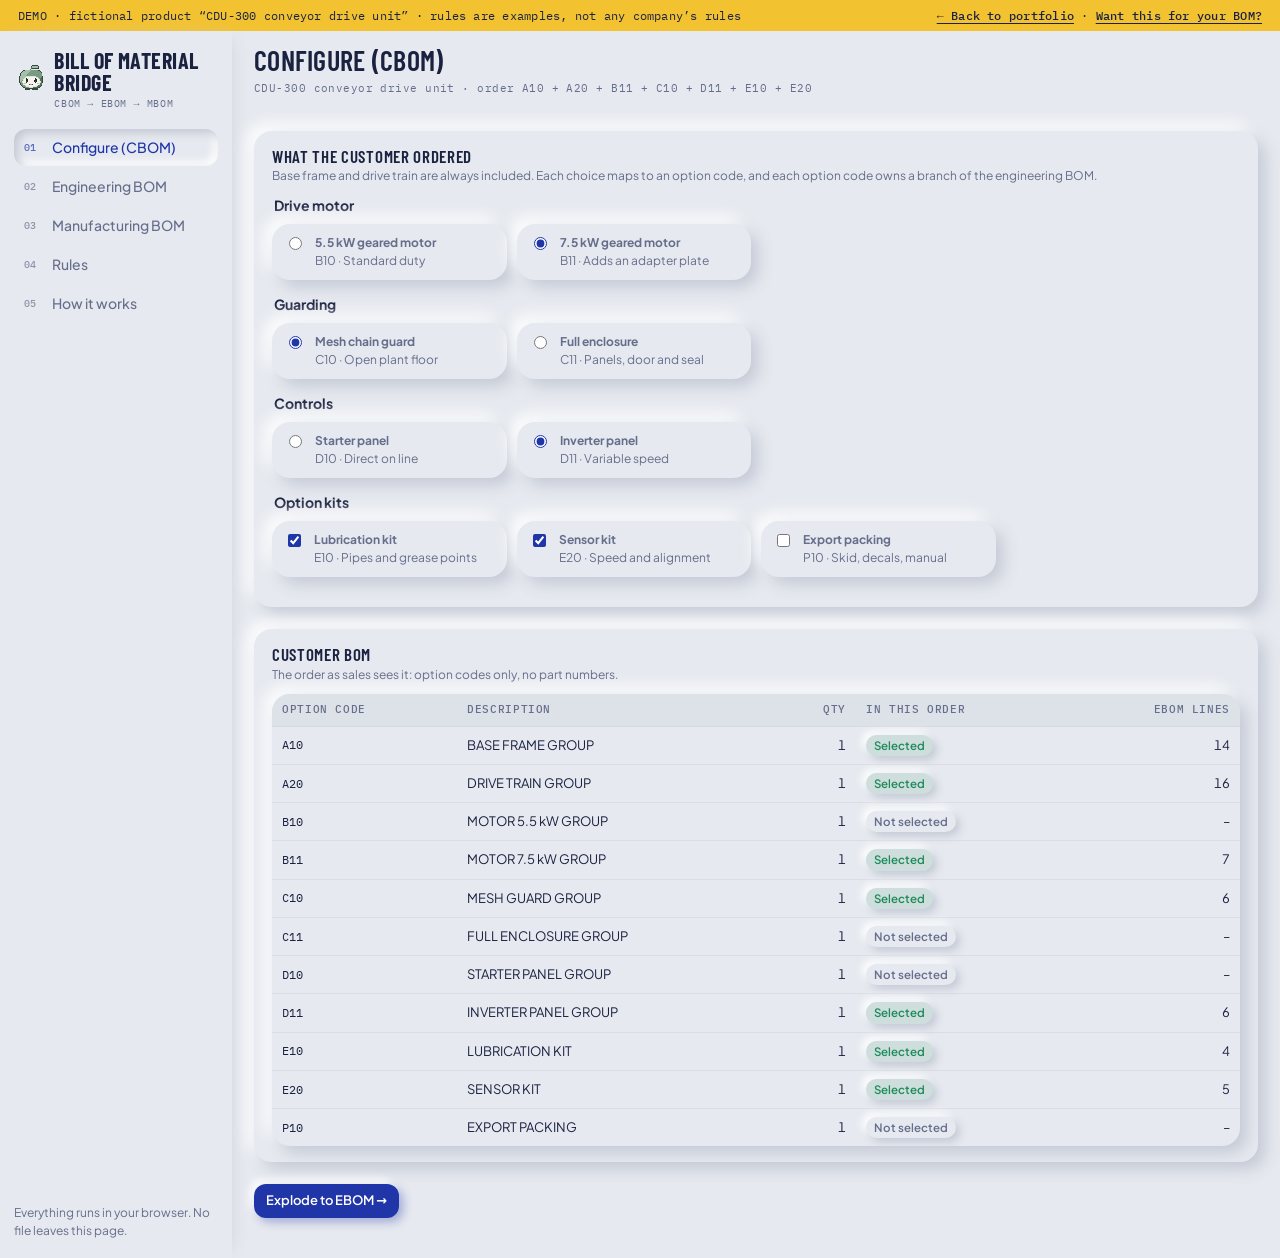
<file: demos/bom-bridge/index.html>
<!doctype html>
<html lang="en">
<head>
<meta charset="utf-8">
<meta name="viewport" content="width=device-width,initial-scale=1">
<title>Bill of Material Bridge — CBOM to EBOM to MBOM generator demo</title>
<meta name="description" content="Interactive demo by Auzan Asarudin: turn a customer configuration into an engineering BOM and a manufacturing BOM with editable make/buy/phantom rules. Runs in the browser; all data is synthetic.">
<link rel="icon" href="../../assets/img/favicon.svg" type="image/svg+xml">
<link rel="stylesheet" href="../../assets/css/tokens.css">
<link rel="stylesheet" href="../shared/demo.css">
<link rel="stylesheet" href="../shared/neu.css">
</head>
<body>
<div class="app">
  <div class="demo-note">
    <span>DEMO · fictional product “CDU-300 conveyor drive unit” · rules are examples, not any company’s rules</span>
    <span><a href="../../index.html#karya">← Back to portfolio</a> · <a href="../../index.html#kontak">Want this for your BOM?</a></span>
  </div>
  <aside class="side">
    <div class="brand"><span id="logo"></span><div><b>Bill of Material Bridge</b><small>CBOM → EBOM → MBOM</small></div></div>
    <nav class="nav" id="nav" aria-label="Steps"></nav>
    <div class="foot">
      <button class="btn sm ghost" data-skin-toggle type="button">Mat skin</button>
      <span>Everything runs in your browser. No file leaves this page.</span>
    </div>
  </aside>
  <main class="main">
    <header class="top">
      <div><h1 id="title">Configure</h1><div class="sub" id="sub"></div></div>
      <div class="filters" id="filters"></div>
    </header>
    <div class="view" id="view"></div>
  </main>
</div>
<script src="../../assets/js/labo-sprite.js"></script>
<script src="../shared/util.js"></script>
<script src="../shared/charts.js"></script>
<script src="app.js"></script>
</body>
</html>
</file>
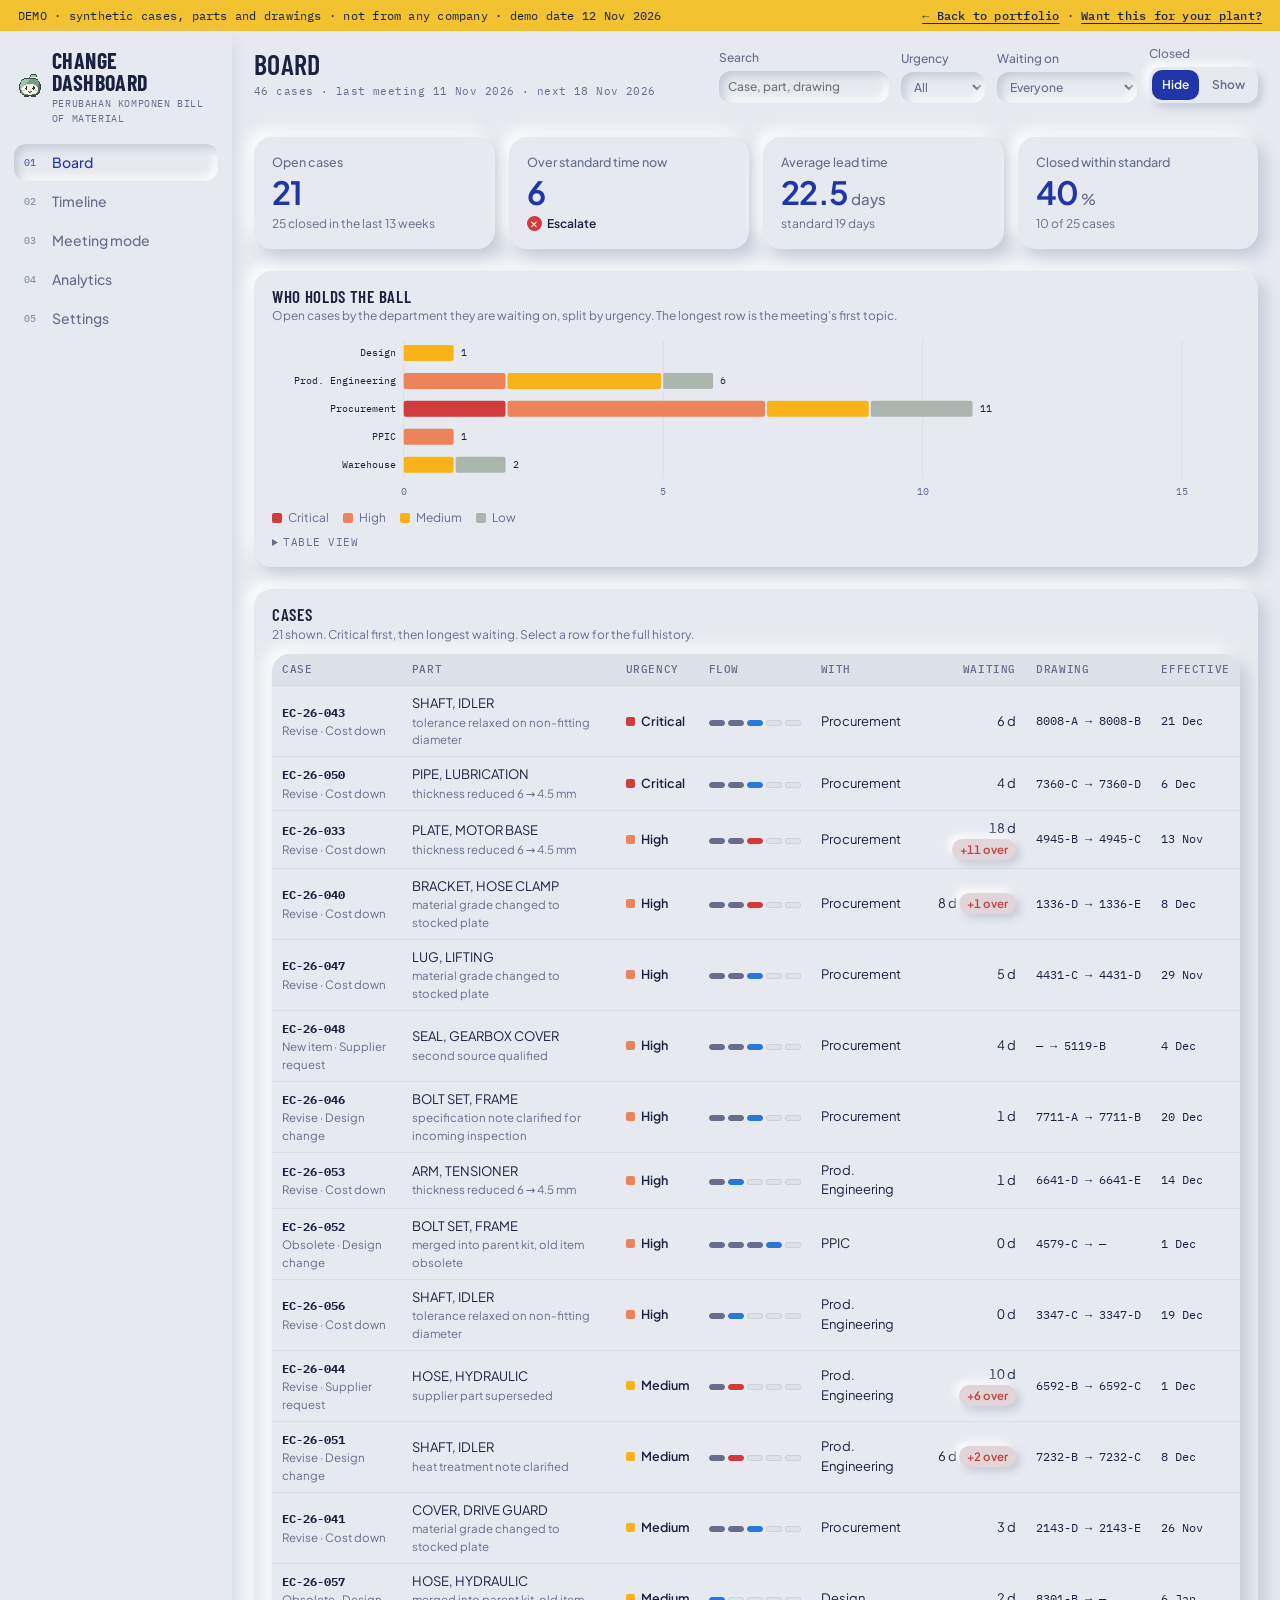
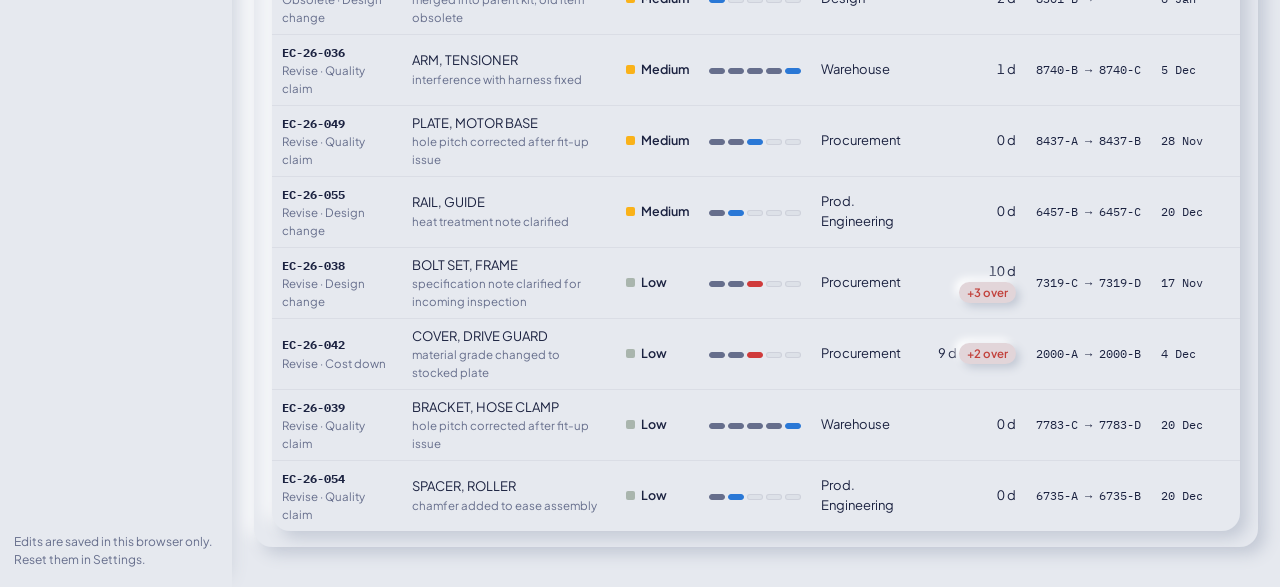
<file: demos/change-board/index.html>
<!doctype html>
<html lang="en">
<head>
<meta charset="utf-8">
<meta name="viewport" content="width=device-width,initial-scale=1">
<title>Dashboard Perubahan Komponen Bill of Material — engineering change meeting tracker demo</title>
<meta name="description" content="Interactive demo by Auzan Asarudin: track engineering changes from Design to Warehouse, see who holds each case, run the weekly meeting and send the recap. All data is synthetic.">
<link rel="icon" href="../../assets/img/favicon.svg" type="image/svg+xml">
<link rel="stylesheet" href="../../assets/css/tokens.css">
<link rel="stylesheet" href="../shared/demo.css">
<link rel="stylesheet" href="../shared/neu.css">
</head>
<body>
<div class="app">
  <div class="demo-note">
    <span>DEMO · synthetic cases, parts and drawings · not from any company · demo date 12 Nov 2026</span>
    <span><a href="../../index.html#karya">← Back to portfolio</a> · <a href="../../index.html#kontak">Want this for your plant?</a></span>
  </div>
  <aside class="side">
    <div class="brand"><span id="logo"></span><div><b>Change Dashboard</b><small>Perubahan komponen Bill of Material</small></div></div>
    <nav class="nav" id="nav" aria-label="Views"></nav>
    <div class="foot">
      <button class="btn sm ghost" data-skin-toggle type="button">Mat skin</button>
      <span>Edits are saved in this browser only. Reset them in Settings.</span>
    </div>
  </aside>
  <main class="main">
    <header class="top">
      <div><h1 id="title">Board</h1><div class="sub" id="sub"></div></div>
      <div class="filters" id="filters"></div>
    </header>
    <div class="view" id="view"></div>
  </main>
</div>
<div id="layer"></div>
<script src="../../assets/js/labo-sprite.js"></script>
<script src="../shared/util.js"></script>
<script src="../shared/charts.js"></script>
<script src="app.js"></script>
</body>
</html>
</file>
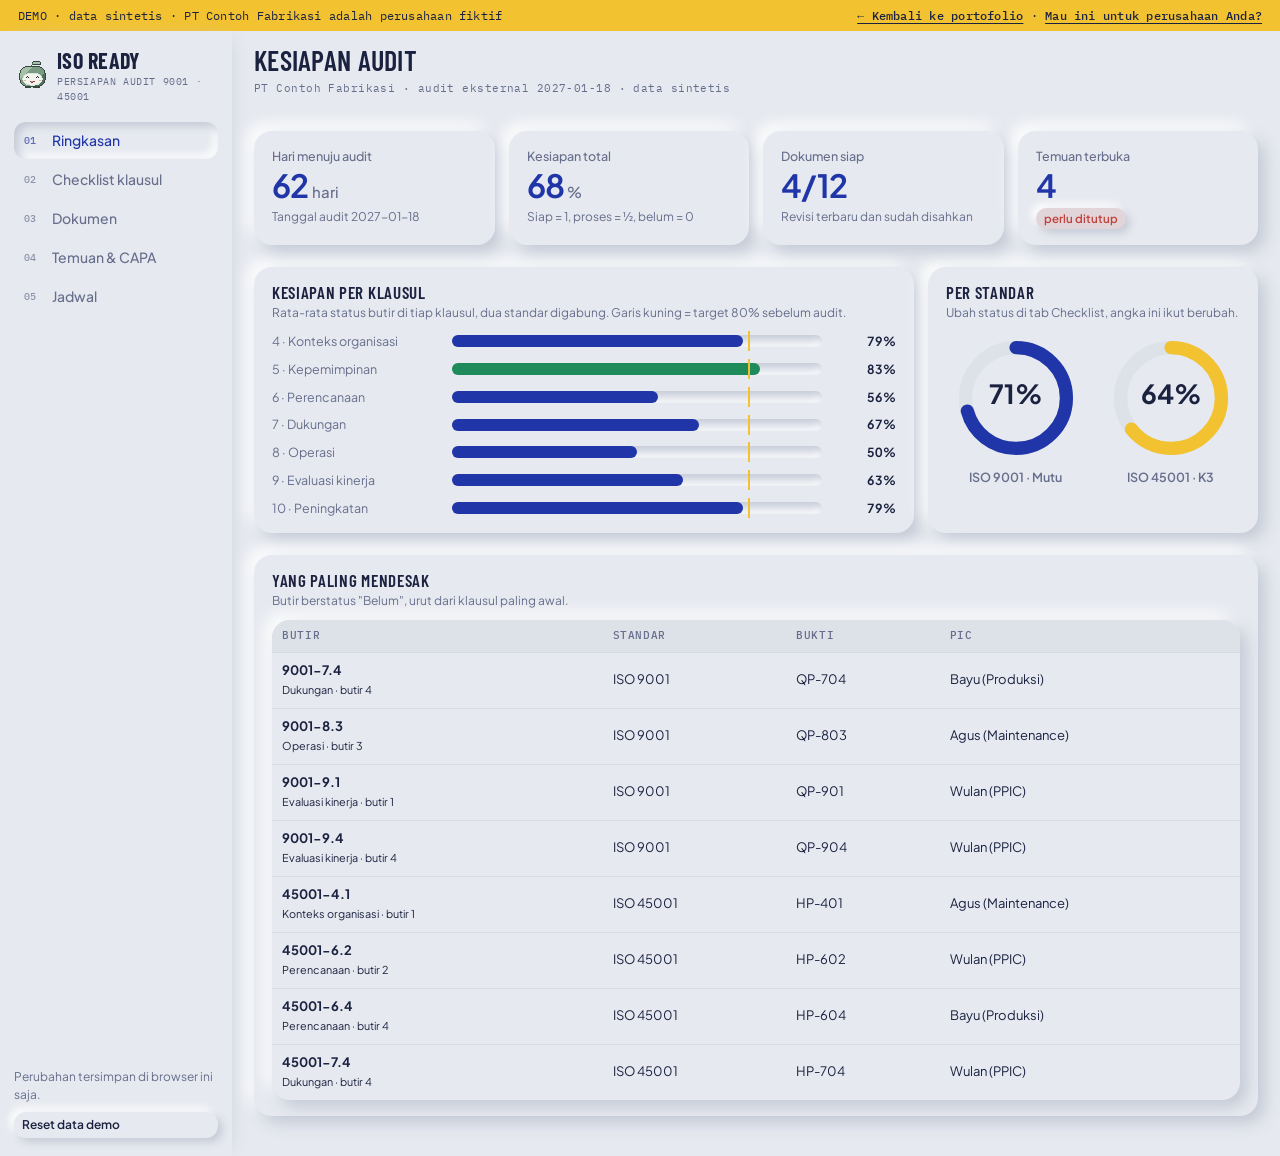
<file: demos/iso-ready/index.html>
<!doctype html>
<html lang="id">
<head>
<meta charset="utf-8">
<meta name="viewport" content="width=device-width,initial-scale=1">
<title>Persiapan Audit ISO 9001 / 45001 — demo</title>
<meta name="description" content="Demo interaktif oleh Auzan Asarudin. Semua data sintetis, bukan milik perusahaan mana pun.">
<link rel="icon" href="../../assets/img/favicon.svg" type="image/svg+xml">
<link rel="stylesheet" href="../../assets/css/tokens.css">
<link rel="stylesheet" href="../shared/demo.css">
<link rel="stylesheet" href="../shared/neu.css">
</head>
<body>
<noscript>Demo ini membutuhkan JavaScript.</noscript>
<script src="../../assets/js/labo-sprite.js"></script>
<script src="../shared/mini.js"></script>
<script src="app.js"></script>
</body>
</html>
</file>
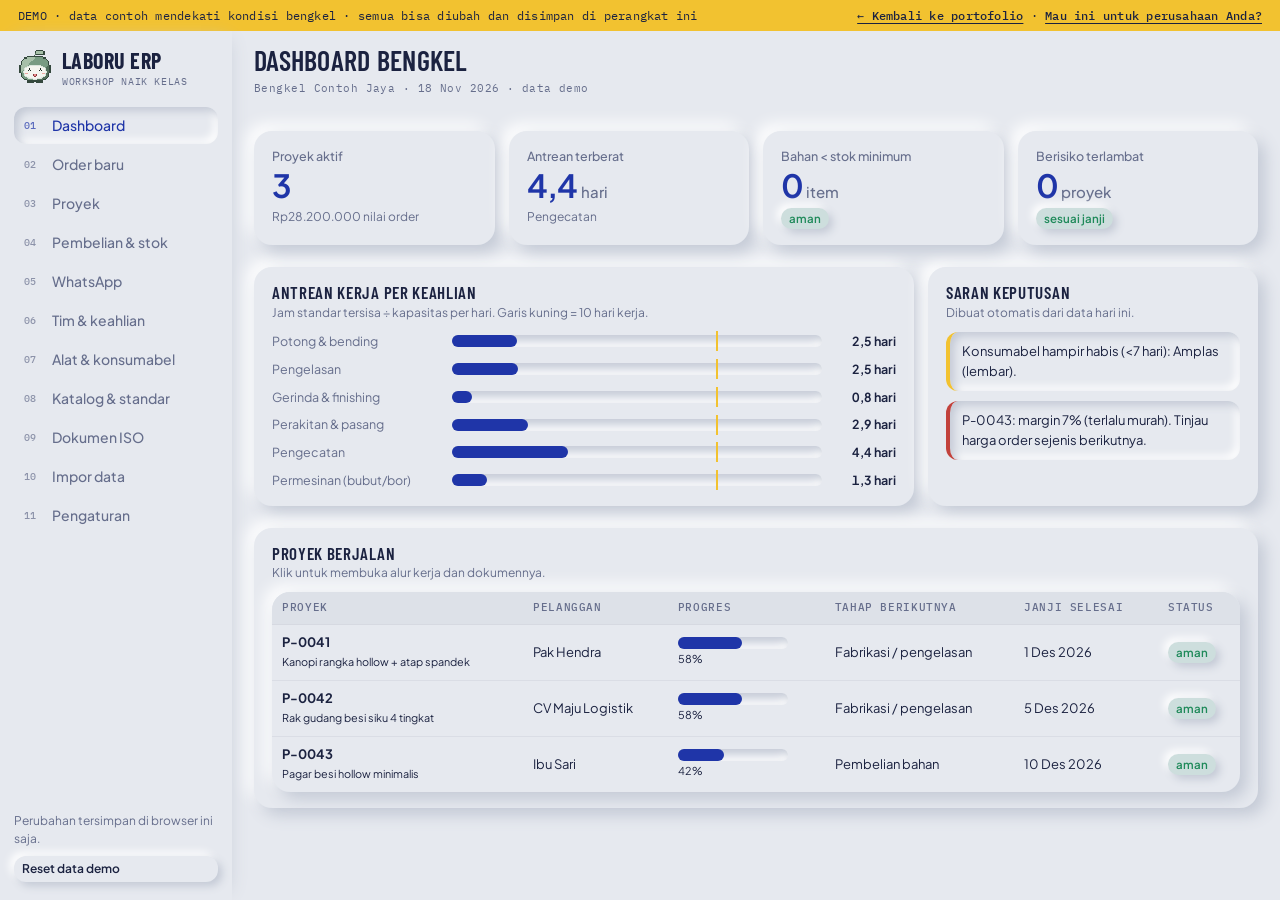
<file: demos/laboru-erp/index.html>
<!doctype html>
<html lang="id">
<head>
<meta charset="utf-8">
<meta name="viewport" content="width=device-width,initial-scale=1">
<title>LABORU ERP — Workshop Naik Kelas</title>
<meta name="description" content="Aplikasi pengelolaan bengkel dan workshop: katalog, rincian bahan dan proses, estimasi jadwal dan strategi, alur proyek ISO 9001, pembelian, stok, QC, dan WhatsApp. Demo oleh Auzan Asarudin, data contoh.">
<meta name="theme-color" content="#e6e9ef">
<link rel="icon" href="../../assets/img/favicon.svg" type="image/svg+xml">
<link rel="stylesheet" href="../../assets/css/tokens.css">
<link rel="stylesheet" href="../shared/demo.css">
<link rel="stylesheet" href="../shared/neu.css">
<link rel="stylesheet" href="erp.css">
</head>
<body>
<noscript>Aplikasi ini membutuhkan JavaScript.</noscript>
<script src="../../assets/js/labo-sprite.js"></script>
<script src="../shared/mini.js"></script>
<script src="seed.js"></script>
<script src="engine.js"></script>
<script src="app.js"></script>
</body>
</html>
</file>
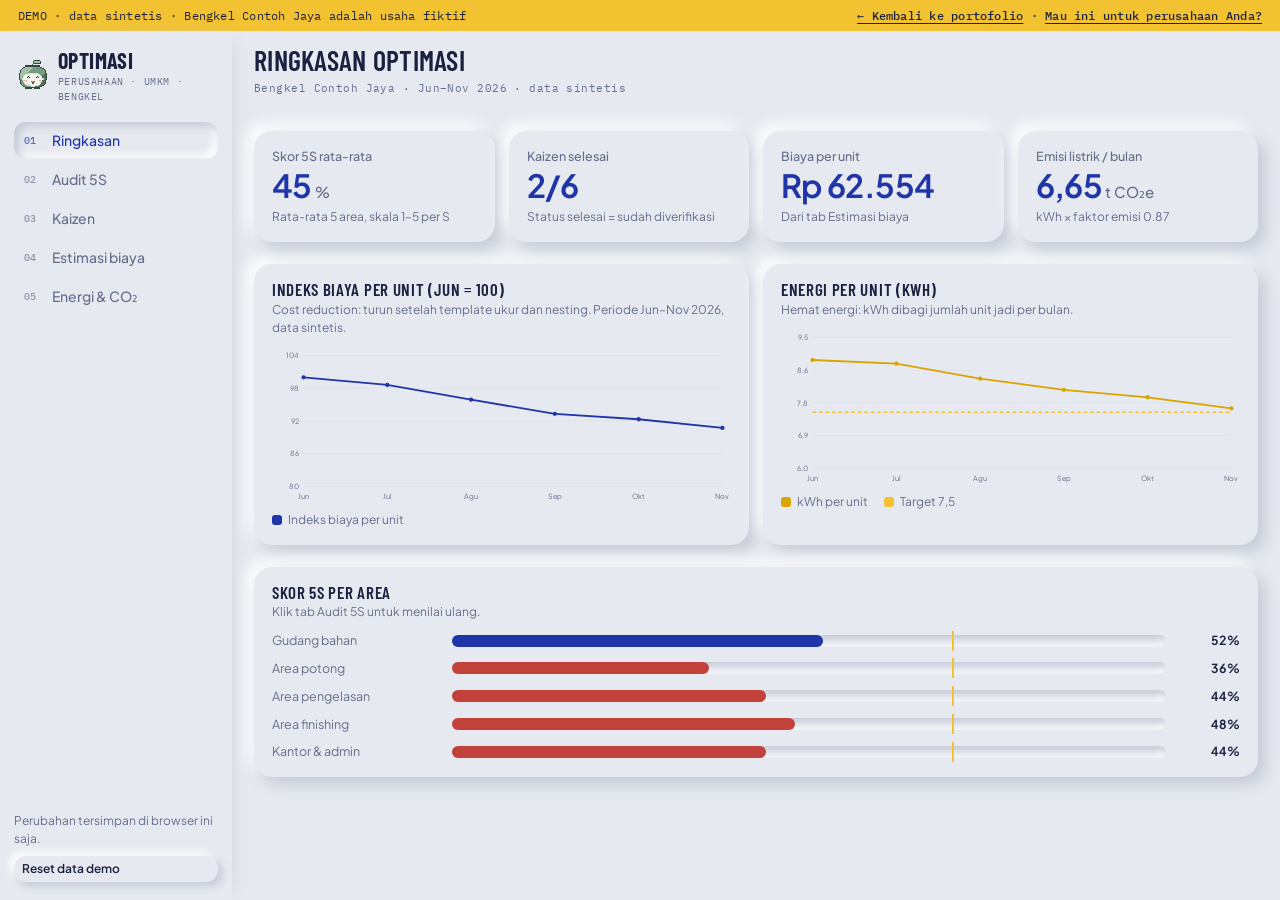
<file: demos/optimasi/index.html>
<!doctype html>
<html lang="id">
<head>
<meta charset="utf-8">
<meta name="viewport" content="width=device-width,initial-scale=1">
<title>Optimasi Perusahaan — demo</title>
<meta name="description" content="Demo interaktif oleh Auzan Asarudin. Semua data sintetis, bukan milik perusahaan mana pun.">
<link rel="icon" href="../../assets/img/favicon.svg" type="image/svg+xml">
<link rel="stylesheet" href="../../assets/css/tokens.css">
<link rel="stylesheet" href="../shared/demo.css">
<link rel="stylesheet" href="../shared/neu.css">
</head>
<body>
<noscript>Demo ini membutuhkan JavaScript.</noscript>
<script src="../../assets/js/labo-sprite.js"></script>
<script src="../shared/mini.js"></script>
<script src="app.js"></script>
</body>
</html>
</file>
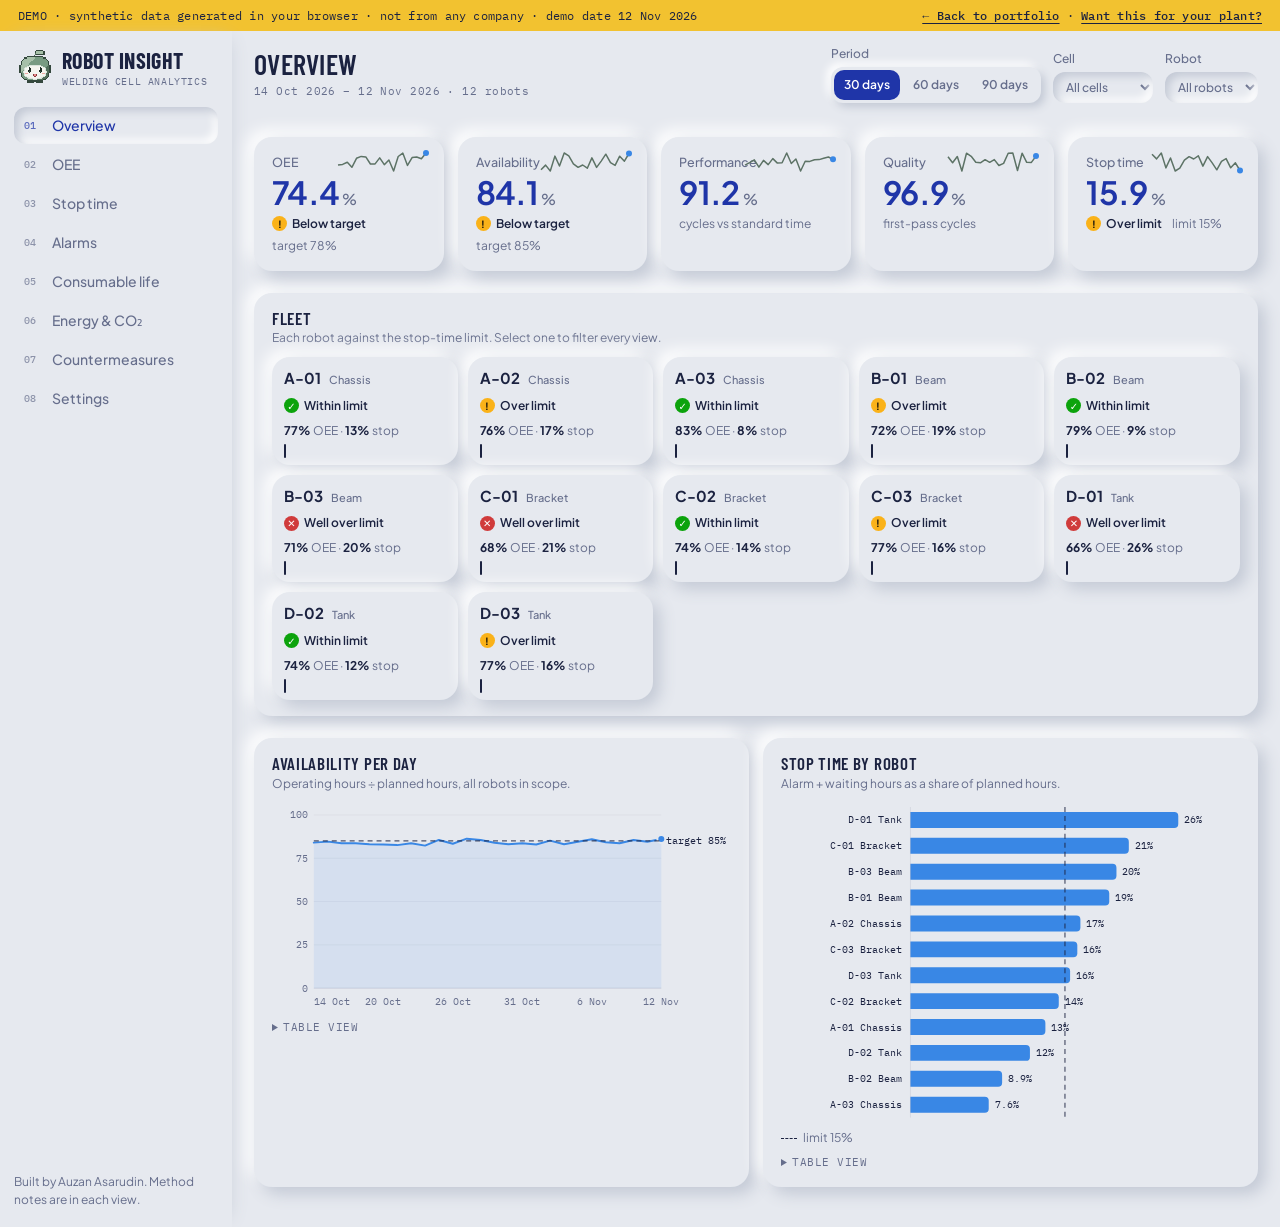
<file: demos/robot-insight/index.html>
<!doctype html>
<html lang="en" data-skin="mat">
<head>
<meta charset="utf-8">
<meta name="viewport" content="width=device-width,initial-scale=1">
<title>Robot Insight — welding robot analytics demo</title>
<meta name="description" content="Interactive demo by Auzan Asarudin: OEE, stop-time, alarm and consumable-life analytics for robotic welding cells. All data is synthetic.">
<link rel="icon" href="../../assets/img/favicon.svg" type="image/svg+xml">
<link rel="stylesheet" href="../../assets/css/tokens.css">
<link rel="stylesheet" href="../shared/demo.css">
<link rel="stylesheet" href="../shared/neu.css">
</head>
<body>
<div class="app">
  <div class="demo-note">
    <span>DEMO · synthetic data generated in your browser · not from any company · demo date 12 Nov 2026</span>
    <span><a href="../../index.html#karya">← Back to portfolio</a> · <a href="../../index.html#kontak">Want this for your plant?</a></span>
  </div>
  <aside class="side">
    <div class="brand"><span id="logo"></span><div><b>Robot Insight</b><small>Welding cell analytics</small></div></div>
    <nav class="nav" id="nav" aria-label="Views"></nav>
    <div class="foot">
      <button class="btn sm ghost" data-skin-toggle type="button">Paper skin</button>
      <span>Built by Auzan Asarudin. Method notes are in each view.</span>
    </div>
  </aside>
  <main class="main">
    <header class="top">
      <div><h1 id="title">Overview</h1><div class="sub" id="sub"></div></div>
      <div class="filters" id="filters"></div>
    </header>
    <div class="view" id="view"></div>
  </main>
</div>
<script src="../../assets/js/labo-sprite.js"></script>
<script src="../shared/util.js"></script>
<script src="../shared/charts.js"></script>
<script src="app.js"></script>
</body>
</html>
</file>
<file: assets/css/tokens.css>
/* ==========================================================================
   AUZAN ASARUDIN · BRAND TOKENS
   Concept: "Lembar Gambar" — a paper drawing sheet (Ringkas) lying on a
   green cutting mat (Mendalam). Colours are sampled from the Labo mascot.
   Edit colours and fonts here only; the site and all demos read these tokens.
   ========================================================================== */

@font-face{font-family:"Barlow Condensed";font-style:normal;font-weight:500;font-display:swap;src:url("../fonts/barlow-condensed-latin-500-normal.woff2") format("woff2")}
@font-face{font-family:"Barlow Condensed";font-style:normal;font-weight:600;font-display:swap;src:url("../fonts/barlow-condensed-latin-600-normal.woff2") format("woff2")}
@font-face{font-family:"Barlow Condensed";font-style:normal;font-weight:700;font-display:swap;src:url("../fonts/barlow-condensed-latin-700-normal.woff2") format("woff2")}
@font-face{font-family:"Plus Jakarta Sans";font-style:normal;font-weight:200 800;font-display:swap;src:url("../fonts/plus-jakarta-sans-latin-wght-normal.woff2") format("woff2")}
@font-face{font-family:"IBM Plex Mono";font-style:normal;font-weight:400;font-display:swap;src:url("../fonts/ibm-plex-mono-latin-400-normal.woff2") format("woff2")}
@font-face{font-family:"IBM Plex Mono";font-style:normal;font-weight:500;font-display:swap;src:url("../fonts/ibm-plex-mono-latin-500-normal.woff2") format("woff2")}
@font-face{font-family:"IBM Plex Mono";font-style:normal;font-weight:700;font-display:swap;src:url("../fonts/ibm-plex-mono-latin-700-normal.woff2") format("woff2")}
@font-face{font-family:"Silkscreen";font-style:normal;font-weight:400;font-display:swap;src:url("../fonts/silkscreen-latin-400-normal.woff2") format("woff2")}

:root{
  /* type roles */
  --f-display:"Barlow Condensed","Arial Narrow","Roboto Condensed",Impact,sans-serif; /* nameplate / title block */
  --f-body:"Plus Jakarta Sans",system-ui,-apple-system,"Segoe UI",Roboto,sans-serif;   /* shared with LABORU */
  --f-mono:"IBM Plex Mono",ui-monospace,"SFMono-Regular",Menlo,Consolas,monospace;      /* annotations, data */
  --f-pixel:"Silkscreen","IBM Plex Mono",monospace;                                     /* Labo only */

  /* Labo palette (sampled from the mascot pixels) */
  --labo-face:#f4f5ef; --labo-shade:#d9e4db; --labo-light:#a7c0a9; --labo-mid:#789b82;
  --labo-dark:#526f5b; --labo-line:#34483d; --labo-ink:#1b2a22; --labo-cheek:#efa9a3; --labo-tongue:#e8888a;

  /* sheet: PAPER (default) */
  --bg:#f4f5ef;
  --surface:#fbfcf8;
  --surface-2:#e9eee7;
  --fg:#1b2a22;
  --fg-2:#4d6657;
  --rule:rgba(27,42,34,.18);
  --rule-2:rgba(27,42,34,.09);
  --accent:#1d7a50;
  --accent-fg:#ffffff;
  --hl:#f2c53d;                 /* highlighter / safety amber */
  --hl-fg:#1b2a22;
  --solid:#1b2a22;              /* primary button fill */
  --solid-fg:#f4f5ef;
  --ok:#237a4f; --warn:#9a6700; --bad:#b83f3a; --info:#2f6690;
  --ok-bg:#dcefe2; --warn-bg:#f7ebc4; --bad-bg:#f6dcd9; --info-bg:#dbe8f1;
  --grid:rgba(27,42,34,.045);
  --shadow:0 1px 0 rgba(27,42,34,.06),0 12px 32px -18px rgba(27,42,34,.35);
  color-scheme:light;
}

/* sheet: CUTTING MAT (site deep mode, demo dark skin) */
:root[data-mode="deep"],
:root[data-skin="mat"]{
  --bg:#14231c;
  --surface:#1a2d24;
  --surface-2:#21392e;
  --fg:#eef3ec;
  --fg-2:#a7c0a9;
  --rule:rgba(167,192,169,.26);
  --rule-2:rgba(167,192,169,.13);
  --accent:#8fd6a8;
  --accent-fg:#10201a;
  --hl:#f2c53d;
  --hl-fg:#14231c;
  --solid:#eef3ec;
  --solid-fg:#14231c;
  --ok:#7fd3a0; --warn:#f2c53d; --bad:#f08a84; --info:#8fbfe6;
  --ok-bg:rgba(127,211,160,.14); --warn-bg:rgba(242,197,61,.14); --bad-bg:rgba(240,138,132,.15); --info-bg:rgba(143,191,230,.14);
  --grid:rgba(167,192,169,.07);
  --shadow:0 1px 0 rgba(0,0,0,.25),0 18px 40px -22px rgba(0,0,0,.7);
  color-scheme:dark;
}

*,*::before,*::after{box-sizing:border-box}
html{-webkit-text-size-adjust:100%;text-size-adjust:100%}
body{margin:0;background:var(--bg);color:var(--fg);font-family:var(--f-body);font-size:16px;line-height:1.6;-webkit-font-smoothing:antialiased}
img,svg,canvas{max-width:100%}
img{height:auto}
button,input,select,textarea{font:inherit;color:inherit}
:focus-visible{outline:2px solid var(--accent);outline-offset:2px;border-radius:2px}
[hidden]{display:none!important}
.mono{font-family:var(--f-mono);font-feature-settings:"zero" 1}
.num{font-variant-numeric:tabular-nums}
@media (prefers-reduced-motion:reduce){*,*::before,*::after{animation-duration:.001ms!important;animation-iteration-count:1!important;transition-duration:.001ms!important;scroll-behavior:auto!important}}
</file>
<file: assets/css/site.css>
/* ==========================================================================
   AUZAN ASARUDIN — site styles (dark, cinematic)
   Idea: a welding bay at night. Near-black ground, one molten "arc" accent,
   giant condensed type, previews first. Ringkas = showreel; Mendalam = the
   same page with the reading material (and the offers) switched on.
   ========================================================================== */
@font-face{font-family:"Caveat";font-style:normal;font-weight:600;font-display:swap;src:url("../fonts/caveat-latin-600-normal.woff2") format("woff2")}
:root,:root[data-mode="deep"]{
  --bg:#0b0d0c; --surface:#131715; --surface-2:#1b201d; --fg:#f2f1ea; --fg-2:#9da59f;
  --rule:rgba(242,241,234,.13); --rule-2:rgba(242,241,234,.07);
  --arc:#ff5a1f; --arc-2:#ff8a3d; --accent:#ff6a2b; --accent-fg:#0b0d0c; --hl:#f2c53d; --hl-fg:#0b0d0c; --mint:#8fd6a8;
  --solid:#f2f1ea; --solid-fg:#0b0d0c;
  --ok:#7fd3a0; --warn:#f2c53d; --bad:#f08a84; --info:#8fbfe6;
  --ok-bg:rgba(127,211,160,.13); --warn-bg:rgba(242,197,61,.13); --bad-bg:rgba(240,138,132,.14); --info-bg:rgba(143,191,230,.13);
  --f-script:"Caveat","Segoe Script","Bradley Hand",cursive;
  --shadow:0 30px 80px -30px rgba(0,0,0,.8);
  color-scheme:dark;
}
html{scroll-behavior:smooth;scroll-padding-top:84px;background:var(--bg)}
body{background:var(--bg);color:var(--fg);font-size:17px;line-height:1.6;overflow-x:hidden}
body::before{content:"";position:fixed;inset:0;pointer-events:none;z-index:0;background:
  radial-gradient(1200px 700px at 78% -10%,rgba(255,90,31,.16),transparent 60%),
  radial-gradient(900px 600px at -10% 40%,rgba(143,214,168,.06),transparent 60%),
  radial-gradient(1000px 800px at 50% 120%,rgba(255,90,31,.08),transparent 60%)}
body::after{content:"";position:fixed;inset:0;pointer-events:none;z-index:0;opacity:.07;mix-blend-mode:overlay;background-image:url("data:image/svg+xml;utf8,<svg xmlns='http://www.w3.org/2000/svg' width='160' height='160'><filter id='n'><feTurbulence type='fractalNoise' baseFrequency='.9' numOctaves='2' stitchTiles='stitch'/></filter><rect width='100%' height='100%' filter='url(%23n)'/></svg>")}
main,.hdr,.ftr{position:relative;z-index:1}
a{color:inherit;text-underline-offset:3px}
a:hover{color:var(--arc-2)}
p{margin:0} ul,ol{margin:0;padding:0;list-style:none}
h1,h2,h3,h4{margin:0;font-family:var(--f-display);font-weight:700;line-height:.92;text-transform:uppercase;letter-spacing:-.005em;text-wrap:balance}
em{font-style:normal;color:var(--arc)}
.wrap{max-width:1240px;margin-inline:auto;padding-left:max(20px,env(safe-area-inset-left,0px));padding-right:max(20px,env(safe-area-inset-right,0px))}
.skip{position:absolute;left:12px;top:-60px;z-index:100;background:var(--fg);color:var(--bg);padding:8px 12px;border-radius:6px}.skip:focus{top:12px}
:root[data-mode="overview"] .only-deep,:root[data-mode="deep"] .only-overview{display:none!important}
.eyebrow,.num{font-family:var(--f-mono);font-size:12px;letter-spacing:.14em;text-transform:uppercase;color:var(--fg-2)}
.num{color:var(--arc);margin-bottom:14px}
.lead{color:var(--fg-2);max-width:60ch;font-size:1.04em}
.tlink{background:none;border:0;padding:0;cursor:pointer;font:inherit;font-weight:650;color:var(--fg);text-decoration:underline;text-decoration-color:var(--arc);text-decoration-thickness:2px;text-underline-offset:5px}
.tlink:hover{color:var(--arc-2)}

/* header */
.hdr{position:sticky;top:env(safe-area-inset-top,0px);z-index:40;background:rgba(11,13,12,.72);backdrop-filter:blur(12px);-webkit-backdrop-filter:blur(12px);border-bottom:1px solid var(--rule-2)}
.hdr .row{display:flex;align-items:center;gap:12px 24px;min-height:64px;flex-wrap:wrap;padding-block:8px}
.mark{font-family:var(--f-display);font-weight:700;font-size:26px;letter-spacing:.02em;text-decoration:none;line-height:1}
.mark i{font-style:normal;color:var(--arc)}
.nav{display:flex;gap:2px;margin-left:auto}
.nav a{padding:7px 11px;border-radius:999px;text-decoration:none;font-size:14px;font-weight:500;color:var(--fg-2)}
.nav a:hover{color:var(--fg);background:var(--surface-2)}
.ctl{display:flex;align-items:center;gap:8px}
.seg{display:inline-flex;border:1px solid var(--rule);border-radius:999px;padding:2px;background:rgba(19,23,21,.7)}
.seg button{border:0;background:none;cursor:pointer;padding:6px 13px;border-radius:999px;font-size:13px;font-weight:600;color:var(--fg-2);line-height:1.2}
.seg button[aria-pressed="true"]{background:var(--fg);color:var(--bg)}
.seg.lang button{padding:6px 9px;font-family:var(--f-mono);font-size:11px;letter-spacing:.08em}
#modeSeg button[data-mode-btn="deep"][aria-pressed="true"]{background:var(--arc);color:#160a04}

/* buttons */
.btn{display:inline-flex;align-items:center;justify-content:center;gap:8px;padding:13px 20px;border-radius:999px;border:1px solid var(--fg);background:none;color:var(--fg);font-weight:650;font-size:15px;text-decoration:none;cursor:pointer;line-height:1.2;transition:background .15s,color .15s,border-color .15s,transform .15s}
.btn:hover{transform:translateY(-1px);color:var(--fg)}
.btn.pri{background:var(--arc);border-color:var(--arc);color:#160a04}
.btn.pri:hover{background:var(--arc-2);border-color:var(--arc-2);color:#160a04}
.btn.ghost{border-color:var(--rule)}.btn.ghost:hover{border-color:var(--fg)}
.btn.sm{padding:8px 14px;font-size:13.5px;border-color:var(--rule)}

/* ---------- hero ---------- */
.hero{position:relative;padding-block:clamp(34px,6vw,70px) 0;overflow:hidden}
.bigword{position:absolute;left:50%;top:clamp(40px,6vw,64px);transform:translateX(-50%);font-family:var(--f-display);font-weight:700;font-size:clamp(110px,24vw,380px);line-height:.8;letter-spacing:-.02em;white-space:nowrap;color:transparent;background:linear-gradient(180deg,rgba(255,90,31,.55),rgba(255,90,31,.08) 85%);-webkit-background-clip:text;background-clip:text;pointer-events:none;user-select:none}
.hero-grid{position:relative;display:grid;grid-template-columns:minmax(0,5fr) minmax(0,7fr);gap:clamp(24px,4vw,56px);align-items:center;padding-top:clamp(40px,7vw,120px)}
.hello{font-family:var(--f-script);font-size:clamp(34px,4vw,52px);color:var(--fg);line-height:1;margin-top:18px;transform:rotate(-3deg);transform-origin:left}
.name{font-size:clamp(64px,9.4vw,148px);margin:4px 0 18px}
.name i{font-style:normal;color:var(--arc)}
.hline{font-size:1.02em;color:var(--fg-2);max-width:52ch}
.hero-cta{display:flex;flex-wrap:wrap;gap:10px;margin-top:26px}
.hstats{display:flex;flex-wrap:wrap;gap:22px 34px;margin-top:34px}
.hstats li{display:grid;gap:2px}
.hstats b{font-family:var(--f-display);font-size:42px;line-height:1;font-weight:700}
.hstats b small{font-family:var(--f-mono);font-size:11px;font-weight:400;letter-spacing:.1em;text-transform:uppercase;color:var(--fg-2);margin-right:6px;vertical-align:middle}
.hstats span{font-size:13px;color:var(--fg-2)}
.hero-screen{position:relative}
.browser{position:relative;border-radius:12px;border:1px solid var(--rule);background:#0f1311;box-shadow:var(--shadow),0 0 0 1px rgba(0,0,0,.6),0 0 120px -20px rgba(255,90,31,.35);overflow:hidden;transform:perspective(1600px) rotateY(-9deg) rotateX(3deg);transform-origin:left center}
.browser .bar{display:flex;align-items:center;gap:6px;padding:9px 12px;background:#161b18;border-bottom:1px solid var(--rule-2)}
.browser .bar i{width:10px;height:10px;border-radius:50%;background:#3a423d}
.browser .bar i:first-child{background:#ff5f57}.browser .bar i:nth-child(2){background:#febc2e}.browser .bar i:nth-child(3){background:#28c840}
.browser .bar span{margin-left:10px;flex:1;font-family:var(--f-mono);font-size:11px;color:var(--fg-2);background:#0f1311;border-radius:6px;padding:4px 10px;white-space:nowrap;overflow:hidden;text-overflow:ellipsis}
.reel{position:relative;aspect-ratio:16/10;background:#0f1311}
.reel img{position:absolute;inset:0;width:100%;height:100%;object-fit:contain;opacity:0;transition:opacity .9s ease,transform 6s ease;transform:scale(1.02)}
.reel img.on{opacity:1;transform:scale(1)}
.reel-dots{display:flex;gap:6px;justify-content:center;margin-top:16px}
.reel-dots button{width:26px;height:4px;border-radius:2px;border:0;background:var(--rule);cursor:pointer;padding:0}
.reel-dots button[aria-current="true"]{background:var(--arc)}
.ticker{position:relative;display:flex;align-items:center;gap:20px;margin-top:clamp(40px,6vw,80px);padding-block:16px;border-block:1px solid var(--rule-2);overflow:hidden}
.tk-lbl{flex:none;padding-left:max(20px,env(safe-area-inset-left,0px));font-family:var(--f-mono);font-size:11px;letter-spacing:.12em;text-transform:uppercase;color:var(--fg-2);max-width:170px;line-height:1.3}
.tk-track{overflow:hidden;flex:1;mask-image:linear-gradient(90deg,transparent,#000 6%,#000 94%,transparent)}
.tk-move{display:flex;gap:46px;width:max-content;animation:tick 38s linear infinite}
.tk-move a,.tk-move span{text-decoration:none;font-family:var(--f-display);font-weight:600;font-size:26px;letter-spacing:.03em;text-transform:uppercase;color:var(--fg);opacity:.72;white-space:nowrap}
.tk-move a:hover{color:var(--arc-2);opacity:1}
.tk-move a::after,.tk-move span::after{content:"✦";margin-left:46px;color:var(--arc);font-size:14px;vertical-align:middle}
@keyframes tick{to{transform:translateX(-50%)}}

/* ---------- sections ---------- */
.sec{padding-block:clamp(70px,9vw,130px) 0}
.sh{display:grid;gap:14px;margin-bottom:34px}
.sec h2{font-size:clamp(46px,7vw,104px)}
.stack span,.stack em{display:block}
h2.one{margin-bottom:40px}
h2.one span + span{color:var(--arc)}
.h3{font-size:clamp(28px,3vw,40px);margin:48px 0 18px}

/* gallery */
.filters{display:flex;flex-wrap:wrap;gap:8px;margin-bottom:22px}
.filters button{border:1px solid var(--rule);background:none;color:var(--fg-2);border-radius:999px;padding:8px 16px;font-weight:600;font-size:14px;cursor:pointer}
.filters button:hover{color:var(--fg);border-color:var(--fg-2)}
.filters button[aria-pressed="true"]{background:var(--fg);color:var(--bg);border-color:var(--fg)}
.gal{display:grid;grid-template-columns:repeat(3,minmax(0,1fr));gap:12px}
.tile{position:relative;display:block;width:100%;aspect-ratio:16/10;border-radius:10px;overflow:hidden;border:1px solid var(--rule-2);background:var(--surface);cursor:zoom-in;padding:0;color:inherit;text-align:left}
.tile img{position:absolute;inset:0;width:100%;height:100%;object-fit:contain;transition:transform .6s ease}
.tile img.bg{object-fit:cover;filter:blur(18px) brightness(.45);transform:scale(1.15)}
.tile.tall img:not(.bg){padding:10px 0 46px}
.tile::after{content:"";position:absolute;inset:0;background:linear-gradient(180deg,transparent 50%,rgba(5,6,6,.92));transition:opacity .3s}
.tile .cap{position:absolute;left:14px;right:14px;bottom:12px;z-index:1;display:grid;gap:4px}
.tile .cap b{font-size:14.5px;font-weight:650;line-height:1.3;color:#fff}
.tile .cap small{font-family:var(--f-mono);font-size:10px;letter-spacing:.12em;text-transform:uppercase;color:var(--arc-2)}
.tile:hover img:not(.bg),.tile:focus-visible img:not(.bg){transform:scale(1.03)}
.tile:hover,.tile:focus-visible{border-color:var(--arc)}
.tile[hidden]{display:none}

.gal-more{display:flex;justify-content:center;margin-top:24px}
/* recognition */
.rec h2{font-size:clamp(46px,5.6vw,88px)}
.rec{display:grid;grid-template-columns:minmax(0,5fr) minmax(0,7fr);gap:clamp(30px,5vw,80px);align-items:start}
.bignum{display:flex;align-items:flex-end;gap:16px;margin-top:30px}
.bignum b{font-family:var(--f-display);font-size:clamp(140px,16vw,240px);line-height:.78;font-weight:700;color:var(--arc);text-shadow:0 0 60px rgba(255,90,31,.35)}
.bignum span{font-size:14px;color:var(--fg-2);max-width:18ch;padding-bottom:12px}
.awards{border-top:1px solid var(--rule)}
.awards li{display:grid;grid-template-columns:minmax(0,1fr) auto;gap:4px 24px;align-items:end;padding:20px 0;border-bottom:1px solid var(--rule)}
.awards b{font-size:1.15em;font-weight:650;line-height:1.3}
.awards span{grid-column:1;font-size:.92em;color:var(--fg-2)}
.awards i{grid-column:2;grid-row:1/3;font-style:normal;font-family:var(--f-display);font-weight:700;font-size:clamp(34px,4vw,58px);line-height:1;color:var(--arc)}

/* behind the scenes */
.behind{display:grid;grid-template-columns:minmax(0,8fr) minmax(0,4fr);gap:clamp(24px,4vw,56px);align-items:start}
.behind .lead{margin-top:24px}
.flow{display:grid;gap:0;border-top:1px solid var(--rule);counter-reset:f}
.flow li{counter-increment:f;padding:16px 0;border-bottom:1px solid var(--rule);display:grid;grid-template-columns:auto 1fr;gap:2px 14px}
.flow li::before{content:counter(f,decimal-leading-zero);grid-row:1/3;font-family:var(--f-mono);font-size:12px;color:var(--arc);padding-top:4px}
.flow b{font-family:var(--f-display);font-size:26px;text-transform:uppercase;line-height:1}
.flow span{color:var(--fg-2);font-size:.92em}
.quote{margin:0;position:relative;background:linear-gradient(160deg,#c43d10,#ff5a1f 55%,#ff8a3d);color:#1a0b04;border-radius:10px;padding:26px 24px 22px;box-shadow:0 30px 70px -30px rgba(255,90,31,.6)}
.quote>span{font-family:var(--f-display);font-size:90px;line-height:.6;display:block;height:34px;opacity:.55}
.quote p{font-family:var(--f-script);font-size:34px;line-height:1.05}
.quote cite{display:block;margin-top:14px;font-family:var(--f-mono);font-style:normal;font-size:11px;letter-spacing:.12em;text-transform:uppercase}
.about-deep{margin-top:20px}
.pillars{display:grid;grid-template-columns:repeat(3,minmax(0,1fr));gap:14px;margin-top:44px}
.pillar{border:1px solid var(--rule);background:var(--surface);border-radius:12px;padding:22px;display:grid;gap:10px;align-content:start}
.pillar span{font-family:var(--f-mono);font-size:11px;color:var(--arc)}
.pillar h3{font-size:clamp(28px,2.6vw,38px)}
.pillar p{color:var(--fg-2)}
.std{display:flex;flex-wrap:wrap;align-items:center;gap:10px 16px;margin-top:22px}
.std ul{display:flex;flex-wrap:wrap;gap:8px}
.std li{border:1px solid var(--arc);color:var(--fg);border-radius:999px;padding:6px 14px;font-weight:650;font-size:14px}
.who{margin-top:22px;font-size:1.1em;max-width:60ch}
.hist{border-top:1px solid var(--rule)}
.hist li{display:grid;grid-template-columns:130px minmax(0,1fr);gap:4px 24px;padding:20px 0;border-bottom:1px solid var(--rule)}
.hist .y{font-family:var(--f-mono);font-size:12px;letter-spacing:.08em;color:var(--arc);padding-top:4px}
.hist .now .y::after{content:" ●";color:var(--mint)}
.hist b{font-size:1.15em;font-weight:650;display:block}
.hist p{color:var(--fg-2);max-width:78ch}
.hist p.at{color:var(--fg);margin:2px 0 6px}
.at small{color:var(--fg-2);margin-left:6px}
.olink{font-weight:650;color:var(--fg)}
a.olink{text-decoration:underline;text-decoration-color:var(--arc);text-underline-offset:4px}
.h3.first{margin-top:0}
.edu{display:grid;grid-template-columns:repeat(3,minmax(0,1fr));gap:12px}
.edu .eh{font-size:28px;margin:6px 0 4px;letter-spacing:0;color:var(--fg)}
.edu .sub{color:var(--mint);font-size:.92em;margin-top:4px}
.edu .ticks{margin-bottom:0}
.orgs{display:grid;grid-template-columns:repeat(auto-fill,minmax(260px,1fr));gap:12px}
.orgs .box{display:grid;gap:6px;align-content:start}.orgs p{color:var(--fg-2);font-size:.95em}
.nudge-band{display:grid;grid-template-columns:auto minmax(0,1fr) auto;gap:28px;align-items:center;border:1px solid var(--rule);border-radius:16px;padding:clamp(22px,4vw,40px);background:linear-gradient(120deg,rgba(143,214,168,.10),rgba(255,90,31,.10));position:relative}
.nudge-band h2{font-size:clamp(40px,5vw,72px)}
.nudge-band .lead{margin-top:10px}
.nb-labo{width:110px;animation:bob 3.6s ease-in-out infinite}
.nb-bubble{display:inline-block;background:var(--surface-2);border:1px solid var(--rule);border-radius:14px 14px 14px 2px;padding:6px 12px;font-size:13.5px;margin-bottom:12px;color:var(--mint)}

/* journey */
.journey{display:grid;grid-template-columns:minmax(0,8fr) minmax(0,4fr);gap:clamp(30px,5vw,80px);align-items:start}
.tl li{display:grid;grid-template-columns:150px minmax(0,1fr);gap:4px 24px;padding:20px 0;border-top:1px solid var(--rule)}
.tl .y{font-family:var(--f-mono);font-size:12px;letter-spacing:.08em;color:var(--arc);padding-top:4px}
.tl b{font-size:1.1em;font-weight:650;display:block}
.tl span{color:var(--fg-2);font-size:.93em}
.tl .now .y::after{content:" ●";color:var(--mint)}
.wins h3{font-size:clamp(40px,4.4vw,62px);margin-bottom:22px}
.wins ol{counter-reset:w}
.wins li{counter-increment:w;padding:13px 0 13px 34px;border-top:1px solid var(--rule);position:relative;font-size:.96em}
.wins li::before{content:counter(w,decimal-leading-zero);position:absolute;left:0;top:15px;font-family:var(--f-mono);font-size:11px;color:var(--fg-2)}

/* laboru */
.lab{display:grid;grid-template-columns:minmax(0,5fr) minmax(0,7fr);gap:clamp(30px,5vw,70px);align-items:center}
.lab-txt .lead{margin:22px 0 26px}
.labo-big{margin-top:40px;width:120px;filter:drop-shadow(0 20px 30px rgba(143,214,168,.25));animation:bob 3.6s ease-in-out infinite}
.phones{display:flex;gap:14px;justify-content:center;align-items:flex-end}
.phone{flex:1 1 0;max-width:230px;border-radius:26px;padding:8px;background:#060706;border:1px solid var(--rule);box-shadow:var(--shadow);cursor:zoom-in}
.phone:nth-child(2){transform:translateY(-34px)}
.phone img{display:block;width:100%;border-radius:19px;aspect-ratio:585/996;object-fit:cover}
@keyframes bob{0%,100%{transform:translateY(0)}50%{transform:translateY(-6px)}}

/* contact */
.end{padding-bottom:clamp(70px,9vw,120px)}
.huge{font-size:clamp(80px,15vw,220px)!important;line-height:.82}
.contact{display:grid;grid-template-columns:minmax(0,7fr) minmax(0,5fr);gap:clamp(28px,5vw,64px);align-items:start;margin-top:34px}
.c-main .lead{font-size:1.15em;margin:0 0 24px}
.chan{border-top:1px solid var(--rule)}
.chan li{display:grid;grid-template-columns:110px minmax(0,1fr) auto;gap:10px 18px;align-items:center;padding:16px 0;border-bottom:1px solid var(--rule)}
.c-lbl{font-family:var(--f-mono);font-size:11px;letter-spacing:.12em;text-transform:uppercase;color:var(--fg-2)}
.c-val{font-family:var(--f-display);font-weight:600;font-size:clamp(22px,2.6vw,32px);letter-spacing:.01em;text-decoration:none;color:var(--fg);overflow-wrap:anywhere;line-height:1.1}
a.c-val:hover{color:var(--arc-2)}
.c-base{margin-top:16px;font-size:13.5px;color:var(--fg-2)}
.c-card{border:1px solid var(--rule);background:var(--surface);border-radius:14px;padding:24px;display:grid;gap:14px}
.c-labo{width:64px}
.form{display:grid;gap:14px;border:1px solid var(--rule);background:var(--surface);border-radius:12px;padding:24px}
.form .two{display:grid;grid-template-columns:repeat(2,minmax(0,1fr));gap:14px}
.form label{display:grid;gap:6px;font-size:13px;font-weight:600;color:var(--fg-2)}
.form input,.form select,.form textarea{width:100%;padding:11px 12px;border:1px solid var(--rule);border-radius:8px;background:var(--bg);color:var(--fg);font-size:16px}
.form textarea{min-height:120px;resize:vertical}
.form .acts{display:flex;flex-wrap:wrap;gap:10px}
.form .msg{font-size:13.5px;color:var(--fg-2);min-height:1.4em}
.me-key{cursor:default;user-select:none}

/* footer */
.ftr{border-top:1px solid var(--rule-2);padding-block:30px 110px;font-size:13.5px;color:var(--fg-2)}
.ftr .row{display:grid;grid-template-columns:minmax(0,6fr) minmax(0,6fr);gap:30px}
.ftr p+p{margin-top:8px}
.ftr .links{display:flex;flex-wrap:wrap;gap:8px 18px;align-content:start}
.ftr .links a,.ftr button{color:var(--fg);font-weight:600}
.ftr button{background:none;border:0;padding:0;cursor:pointer;text-decoration:underline;font:inherit;font-weight:600}

/* lightbox */
.lightbox{position:fixed;inset:0;z-index:80;background:rgba(5,6,6,.94);display:grid;grid-template-columns:auto minmax(0,1fr) auto;align-items:center;gap:10px;padding:max(20px,env(safe-area-inset-top,0px)) max(12px,env(safe-area-inset-right,0px)) max(20px,env(safe-area-inset-bottom,0px)) max(12px,env(safe-area-inset-left,0px))}
.lightbox[hidden]{display:none}
.lightbox figure{margin:0;display:grid;gap:12px;justify-items:center;min-width:0}
.lightbox img{width:auto;height:auto;max-width:100%;max-height:78vh;border-radius:10px;border:1px solid var(--rule);box-shadow:var(--shadow)}
.lightbox figcaption{display:flex;flex-wrap:wrap;gap:10px 18px;align-items:center;justify-content:center;font-weight:600;text-align:center}
.lb-acts{display:flex;gap:8px}
.lb-nav,.lb-x{border:1px solid var(--rule);background:var(--surface);color:var(--fg);border-radius:999px;width:46px;height:46px;font-size:24px;cursor:pointer;line-height:1}
.lb-x{position:absolute;right:max(16px,env(safe-area-inset-right,0px));top:max(16px,env(safe-area-inset-top,0px))}
.lb-nav:hover,.lb-x:hover{border-color:var(--arc);color:var(--arc)}

/* ---------- deep mode components ---------- */
.deep-band{position:relative}
.deep-band>.wrap>.num{padding-top:60px;margin:0}
.tw{overflow-x:auto;border:1px solid var(--rule);border-radius:10px;background:var(--surface)}
table.t{border-collapse:collapse;width:100%;font-size:.94em}
.t th{text-align:left;padding:10px 14px;font-family:var(--f-mono);font-weight:500;font-size:10.5px;letter-spacing:.1em;text-transform:uppercase;color:var(--fg-2);border-bottom:1px solid var(--rule);white-space:nowrap;background:var(--surface-2)}
.t td{padding:11px 14px;border-bottom:1px solid var(--rule-2);vertical-align:top}
.t tr:last-child td{border-bottom:0}
.t .n{font-family:var(--f-mono);font-size:11.5px;color:var(--fg-2);white-space:nowrap}
.t .r{text-align:right;white-space:nowrap;font-variant-numeric:tabular-nums}
.t small{display:block;color:var(--fg-2);font-size:.92em}
.lv,.tagst{font-family:var(--f-mono);font-size:10px;letter-spacing:.06em;text-transform:uppercase;padding:2px 8px;border-radius:999px;white-space:nowrap;border:1px solid var(--rule)}
.lv.daily,.tagst.built{background:var(--ok-bg);color:var(--ok);border-color:transparent}
.lv.project,.tagst.research,.tagst.planned{background:var(--info-bg);color:var(--info);border-color:transparent}
.lv.growing,.lv.research,.tagst.progress{background:var(--warn-bg);color:var(--warn);border-color:transparent}
.path{display:grid;grid-template-columns:repeat(7,minmax(0,1fr));gap:8px;counter-reset:p}
.path li{counter-increment:p;border:1px solid var(--rule);background:var(--surface);border-radius:10px;padding:14px;font-size:.9em}
.path li::before{content:counter(p,decimal-leading-zero);display:block;font-family:var(--f-mono);font-size:11px;color:var(--arc);margin-bottom:8px}
.path b{display:block;font-family:var(--f-display);font-size:20px;text-transform:uppercase;line-height:1.05;margin-bottom:6px}
.path span{color:var(--fg-2);display:block;line-height:1.4}
.probs{display:grid;grid-template-columns:repeat(3,minmax(0,1fr));gap:24px}
.prob{display:flex;flex-direction:column;gap:12px;border-top:2px solid var(--arc);padding-top:18px}
.prob q{quotes:none;font-size:1.12em;font-weight:650;line-height:1.35}
.prob p{color:var(--fg-2)}
.prob a{margin-top:auto;align-self:flex-start}
.case{display:grid;grid-template-columns:minmax(0,7fr) minmax(0,5fr);gap:36px;align-items:center;padding-block:34px;border-top:1px solid var(--rule)}
.case h3{font-size:clamp(36px,4vw,54px);margin:8px 0 6px}
.case .ttl{font-weight:650;margin-bottom:10px}
.case .sum{color:var(--fg-2)}
.ticks{display:grid;gap:7px;margin:16px 0 20px}
.ticks li{position:relative;padding-left:24px;font-size:.95em}
.ticks li::before{content:"";position:absolute;left:2px;top:.5em;width:11px;height:6px;border-left:2px solid var(--arc);border-bottom:2px solid var(--arc);transform:rotate(-45deg)}
.acts{display:flex;flex-wrap:wrap;gap:10px;align-items:center}
.fig{margin:0}.fig a{display:block}.fig img{display:block;width:100%;height:auto}
.fig figcaption{margin-top:8px;font-family:var(--f-mono);font-size:10.5px;letter-spacing:.08em;text-transform:uppercase;color:var(--fg-2)}
.detail{grid-column:1/-1;display:grid;grid-template-columns:repeat(2,minmax(0,1fr));gap:12px}
.box{border:1px solid var(--rule);background:var(--surface);border-radius:10px;padding:16px 18px;min-width:0}
.box h4{font-family:var(--f-mono);font-weight:500;font-size:10.5px;letter-spacing:.12em;color:var(--arc);margin-bottom:10px}
.box.wide{grid-column:1/-1}
.box ol{counter-reset:s;display:grid;gap:6px}
.box ol li{counter-increment:s;position:relative;padding-left:26px}
.box ol li::before{content:counter(s);position:absolute;left:0;top:.2em;font-family:var(--f-mono);font-size:10.5px;width:17px;height:17px;border:1px solid var(--rule);border-radius:50%;display:grid;place-items:center;color:var(--fg-2)}
.pipe{display:flex;flex-wrap:wrap;gap:10px}
.pipe span{flex:1 1 150px;border:1px solid var(--rule);border-radius:8px;padding:10px 12px;font-size:.92em;font-weight:600;position:relative;background:var(--surface-2)}
.pipe span:not(:last-child)::after{content:"→";position:absolute;right:-13px;top:50%;transform:translateY(-50%);color:var(--arc);font-size:12px}
.chips{display:flex;flex-wrap:wrap;gap:6px}
.chip{font-family:var(--f-mono);font-size:11px;padding:2px 8px;border:1px solid var(--rule);border-radius:4px;white-space:nowrap}
.sts{display:grid;gap:8px}.sts li{display:flex;gap:10px;align-items:baseline;justify-content:space-between}
.more{display:grid;grid-template-columns:repeat(auto-fill,minmax(290px,1fr));gap:12px}
.more .box{display:flex;flex-direction:column;gap:8px}
.more .box p{color:var(--fg-2);font-size:.95em}
.more .box .acts{margin-top:auto;padding-top:6px}
.steps{display:grid;grid-template-columns:repeat(5,minmax(0,1fr));gap:14px;counter-reset:m}
.steps li{counter-increment:m;border-top:2px solid var(--arc);padding-top:12px}
.steps li::before{content:counter(m);font-family:var(--f-display);font-size:40px;font-weight:700;line-height:1;display:block;margin-bottom:6px;color:var(--arc)}
.steps b{display:block;margin-bottom:4px}.steps span{color:var(--fg-2);font-size:.94em;display:block}
.about{display:grid;grid-template-columns:minmax(0,7fr) minmax(0,5fr);gap:48px}
.about .story{display:grid;gap:16px}
.bel{border-top:1px solid var(--rule)}
.bel li{padding:13px 0 13px 22px;border-bottom:1px solid var(--rule);position:relative;font-weight:600}
.bel li::before{content:"";position:absolute;left:0;top:1.35em;width:10px;height:2px;background:var(--arc)}
.cred{display:grid;grid-template-columns:repeat(2,minmax(0,1fr));gap:12px}
.cred li{font-size:.95em;padding:5px 0;border-bottom:1px solid var(--rule-2)}.cred li:last-child{border-bottom:0}
.feat{display:grid;grid-template-columns:minmax(0,7fr) minmax(0,5fr);gap:34px;align-items:center;border:1px solid var(--rule);background:var(--surface);border-radius:12px;padding:24px}
.feat .shots{position:relative;padding-bottom:9%}
.showcase{display:grid;gap:16px}
.feat.sc .shots{padding-bottom:0;display:block}
.feat.sc .shots img{width:100%;border-radius:10px}
.feat .shots img{display:block;width:92%;height:auto;border-radius:8px;border:1px solid var(--rule)}
.feat .shots img+img{position:absolute;right:0;bottom:0;width:52%;box-shadow:var(--shadow)}
.feat h3{font-size:clamp(36px,4vw,54px);margin:6px 0 10px}
.tiers{display:grid;grid-template-columns:repeat(2,minmax(0,1fr));gap:10px;margin:18px 0}
.tier{border:1px solid var(--rule);border-radius:8px;padding:12px 14px}
.tier b{display:block;font-family:var(--f-display);font-size:24px;text-transform:uppercase;line-height:1.1}
.tier span{display:block;font-size:12.5px;color:var(--fg-2);margin:3px 0 6px}
.tier .pr{font-weight:700;font-size:17px}
.cards{display:grid;grid-template-columns:repeat(3,minmax(0,1fr));gap:16px}
.pcard,.svc{display:flex;flex-direction:column;gap:9px;border:1px solid var(--rule);background:var(--surface);border-radius:12px;padding:20px;min-width:0}
.pcard p{font-size:.93em;color:var(--fg-2)}
.pcard .foot{display:flex;align-items:center;justify-content:space-between;gap:10px;margin-top:auto;padding-top:8px}
.pill{display:inline-flex;align-items:center;padding:3px 10px;border-radius:999px;font-family:var(--f-mono);font-size:10.5px;letter-spacing:.06em;text-transform:uppercase;background:var(--surface-2);color:var(--fg-2);white-space:nowrap}
.svc h3{font-size:30px}
.svc .pb{font-style:italic;color:var(--fg-2)}
.svc .meta{font-size:13px;color:var(--fg-2);border-top:1px solid var(--rule-2);padding-top:10px;margin-top:auto}
.svc .price{font-family:var(--f-display);font-weight:700;font-size:36px;line-height:1}
.svc .price small{font-family:var(--f-body);font-size:12.5px;font-weight:500;color:var(--fg-2);margin-right:6px}
.note{font-size:.9em;color:var(--fg-2);margin-top:16px}
details.q{border-bottom:1px solid var(--rule)}
details.q summary{cursor:pointer;padding:16px 0;font-weight:650;list-style:none;display:flex;justify-content:space-between;gap:16px}
details.q summary::-webkit-details-marker{display:none}
details.q summary::after{content:"+";font-family:var(--f-mono);color:var(--arc)}
details.q[open] summary::after{content:"–"}
details.q p{padding:0 0 16px;color:var(--fg-2);max-width:72ch}

/* ---------- Labo assistant ---------- */
.labo{position:fixed;right:max(16px,env(safe-area-inset-right,0px));bottom:calc(16px + env(safe-area-inset-bottom,0px));z-index:60;display:flex;flex-direction:column;align-items:flex-end;gap:10px;font-size:14.5px;line-height:1.5}
.labo-btn{width:64px;height:64px;border-radius:50%;border:1px solid var(--rule);background:var(--surface);cursor:pointer;display:grid;place-items:center;box-shadow:var(--shadow);padding:0}
.labo-btn:hover{border-color:var(--mint)}
.labo-btn svg{animation:bob 3.6s ease-in-out infinite}
.labo-nudge{max-width:250px;background:var(--surface);border:1px solid var(--rule);border-radius:14px 14px 2px 14px;padding:10px 34px 10px 12px;box-shadow:var(--shadow);position:relative;cursor:pointer;text-align:left;font:inherit;color:var(--fg)}
.labo-nudge i{position:absolute;right:8px;top:6px;font-style:normal;color:var(--fg-2);padding:2px 4px}
.labo-panel{width:min(370px,calc(100vw - 32px));max-height:min(560px,calc(100vh - 110px));display:flex;flex-direction:column;background:var(--surface);border:1px solid var(--rule);border-radius:14px;box-shadow:var(--shadow);overflow:hidden}
.labo-head{display:flex;align-items:center;gap:10px;padding:10px 12px;border-bottom:1px solid var(--rule);background:var(--surface-2)}
.labo-head b{font-family:var(--f-pixel);font-size:13px;font-weight:400;text-transform:uppercase;color:var(--mint)}
.labo-head small{display:block;font-size:11.5px;color:var(--fg-2)}
.labo-head .x{margin-left:auto;display:flex;gap:4px}
.labo-head button{border:1px solid var(--rule);background:var(--surface);color:var(--fg-2);border-radius:6px;cursor:pointer;font-size:12px;padding:4px 8px}
.labo-log{flex:1;overflow-y:auto;padding:12px;display:flex;flex-direction:column;gap:8px;min-height:120px}
.labo-msg{max-width:88%;padding:9px 12px;border-radius:14px 14px 14px 2px;background:var(--surface-2);white-space:pre-line}
.labo-msg.me{align-self:flex-end;background:var(--arc);color:#160a04;border-radius:14px 14px 2px 14px}
.labo-opts{display:flex;flex-wrap:wrap;gap:6px;padding:0 12px 10px}
.labo-opts button,.labo-opts a{border:1px solid var(--rule);background:var(--bg);color:var(--fg);border-radius:999px;padding:6px 12px;font-size:13px;font-weight:600;cursor:pointer;text-decoration:none;line-height:1.3}
.labo-opts button:hover,.labo-opts a:hover{border-color:var(--mint);color:var(--mint)}
.labo-in{display:flex;gap:6px;padding:10px 12px;border-top:1px solid var(--rule)}
.labo-in input{flex:1;min-width:0;padding:9px 10px;border:1px solid var(--rule);border-radius:8px;background:var(--bg);color:var(--fg);font-size:16px}
.labo-in button{border:0;border-radius:8px;background:var(--fg);color:var(--bg);padding:0 14px;font-weight:650;cursor:pointer}

/* motion: reveal on scroll (content stays visible without JS / reduced motion) */
.rv{transition:opacity .8s ease,transform .8s ease}
.js .rv:not(.in){opacity:0;transform:translateY(24px)}
::view-transition-old(root),::view-transition-new(root){animation-duration:.35s}
@media (prefers-reduced-motion:reduce){.tk-move,.labo-btn svg,.labo-big{animation:none}.js .rv:not(.in){opacity:1;transform:none}.browser{transform:none}html{scroll-behavior:auto}}

/* responsive */
@media (max-width:1050px){
  .hero-grid,.rec,.journey,.lab,.case,.feat,.about,.ftr .row,.contact,.behind{grid-template-columns:minmax(0,1fr)}
  .pillars,.edu{grid-template-columns:minmax(0,1fr)}
  .nudge-band{grid-template-columns:auto minmax(0,1fr)}
  .nudge-band .btn{grid-column:1/-1;justify-self:start}
  .browser{transform:none}
  .nav{order:3;width:100%;margin-left:0;overflow-x:auto;scrollbar-width:none}
  .ctl{margin-left:auto}
   .gal{grid-template-columns:repeat(2,minmax(0,1fr))}
  .path{grid-template-columns:repeat(2,minmax(0,1fr))}
  .steps{grid-template-columns:repeat(2,minmax(0,1fr))}
  .probs,.cards{grid-template-columns:minmax(0,1fr)}
  .detail,.cred{grid-template-columns:minmax(0,1fr)}
}
@media (max-width:620px){
  body{font-size:16px}
  .behind{grid-template-columns:minmax(0,1fr)}
  .gal{grid-template-columns:minmax(0,1fr)}
  .hist li{grid-template-columns:minmax(0,1fr)}
  .chan li{grid-template-columns:minmax(0,1fr) auto}
  .chan .c-lbl{grid-column:1/-1}
  .nb-labo{width:76px}
  .tl li{grid-template-columns:minmax(0,1fr)}
  .phone:nth-child(3){display:none}
  .form .two,.tiers{grid-template-columns:minmax(0,1fr)}
  .seg button{padding:6px 10px;font-size:12.5px}
  .tk-lbl{display:none}
}

/* ==========================================================================
   MODE RINGKAS — gaya pixel-art tenang (pastel mint, huruf monospace,
   tepi danau di hero). Mendalam tetap gelap sinematik.
   ========================================================================== */
:root[data-mode="overview"]{
  --bg:#d4e7df; --surface:#e8f2ed; --surface-2:#c6ddd3; --fg:#14382f; --fg-2:#4b6c62;
  --rule:rgba(20,56,47,.2); --rule-2:rgba(20,56,47,.1);
  --arc:#e5604f; --arc-2:#cf4a3a; --accent:#e5604f; --mint:#2f7d62; --hl:#e9b949;
  --shadow:0 18px 40px -24px rgba(20,56,47,.45);
  color-scheme:light;
}
:root[data-mode="overview"] body{background:var(--bg)}
:root[data-mode="overview"] body::before,:root[data-mode="overview"] body::after{display:none}
:root[data-mode="overview"] .hdr{background:rgba(212,231,223,.86);border-bottom-color:var(--rule-2)}
:root[data-mode="overview"] h1,:root[data-mode="overview"] h2,:root[data-mode="overview"] h3,:root[data-mode="overview"] h4,:root[data-mode="overview"] .mark,:root[data-mode="overview"] .tk-move a,:root[data-mode="overview"] .tk-move span{font-family:var(--f-mono);text-transform:none;letter-spacing:-.03em;line-height:1.05}
:root[data-mode="overview"] body{font-family:var(--f-mono);font-size:15.5px}
:root[data-mode="overview"] .sec h2{font-size:clamp(32px,4.4vw,60px)}
:root[data-mode="overview"] .rec h2{font-size:clamp(32px,4.2vw,58px)}
:root[data-mode="overview"] .huge{font-size:clamp(46px,8vw,120px)!important;line-height:1}
:root[data-mode="overview"] .btn.pri,:root[data-mode="overview"] .btn.pri:hover{color:#fff}
:root[data-mode="overview"] .btn{border-radius:999px}
:root[data-mode="overview"] .seg{background:rgba(232,242,237,.8)}
:root[data-mode="overview"] .quote{background:var(--arc);color:#fff;box-shadow:var(--shadow)}
:root[data-mode="overview"] .quote p{font-family:var(--f-mono);font-size:22px;line-height:1.35}
:root[data-mode="overview"] .bignum b{text-shadow:none}
:root[data-mode="overview"] .labo-msg.me{color:#fff}
/* hero ringkas: terpusat + pemandangan */
:root[data-mode="overview"] .hero{padding-bottom:0}
:root[data-mode="overview"] .hero{padding-top:clamp(18px,3vw,34px)}
:root[data-mode="overview"] .hero-grid{grid-template-columns:minmax(0,1fr);padding-top:0;justify-items:center}
:root[data-mode="overview"] .hero-txt{text-align:center;max-width:820px}
:root[data-mode="overview"] .hello{transform:none;font-family:var(--f-mono);font-size:16px;color:var(--fg-2);margin-top:10px}
:root[data-mode="overview"] .name{font-size:clamp(40px,6.2vw,88px);margin:4px 0 14px}
:root[data-mode="overview"] .name br{display:none}
:root[data-mode="overview"] .hline{margin-inline:auto;max-width:62ch;font-size:.98em;line-height:1.7}
:root[data-mode="overview"] .hero-cta{justify-content:center}
.hfeat{display:grid;grid-template-columns:repeat(3,minmax(0,1fr));gap:22px;margin:22px auto 4px;max-width:760px}
.hfeat li{display:grid;justify-items:center;gap:6px;text-align:center}
.hfeat b{font-size:14px}
.hfeat span{font-size:12.5px;color:var(--fg-2);line-height:1.5}
.scene{margin-top:-90px;line-height:0;overflow:hidden;position:relative;z-index:-1}
.scene canvas{display:block;image-rendering:pixelated;image-rendering:crisp-edges}
:root[data-mode="overview"] .ticker{margin-top:0;background:var(--surface);border-color:var(--rule)}
@media (max-width:620px){
  .hfeat{grid-template-columns:repeat(3,minmax(0,1fr));gap:10px}
  .hfeat span{display:none}
  .hfeat b{font-size:12px}
}
</file>
<file: demos/shared/demo.css>
/* Shared shell for the three public demos. Tokens come from /assets/css/tokens.css */
html,body{height:100%}
body{font-size:14px;line-height:1.5}
a{color:var(--accent)}
h1,h2,h3,h4{margin:0;font-family:var(--f-display);font-weight:600;letter-spacing:.01em;line-height:1.1;text-wrap:balance}
p{margin:0}

/* ---- app shell ---- */
.app{display:grid;grid-template-columns:232px minmax(0,1fr);grid-template-rows:auto minmax(0,1fr);min-height:100%}
.demo-note{grid-column:1/-1;display:flex;flex-wrap:wrap;gap:6px 16px;align-items:center;justify-content:space-between;padding:7px 18px;background:var(--hl);color:var(--hl-fg);font-family:var(--f-mono);font-size:11.5px;letter-spacing:.02em}
.demo-note a{color:inherit;font-weight:500;text-underline-offset:3px}
.side{display:flex;flex-direction:column;gap:18px;padding:18px 14px;border-right:1px solid var(--rule);background:var(--surface)}
.brand{display:flex;gap:10px;align-items:center;padding:0 4px}
.brand svg{flex:none}
.brand b{display:block;font-family:var(--f-display);font-size:22px;font-weight:700;letter-spacing:.02em;line-height:1;text-transform:uppercase}
.brand small{display:block;font-family:var(--f-mono);font-size:10px;color:var(--fg-2);letter-spacing:.06em;text-transform:uppercase;margin-top:3px}
.nav{display:flex;flex-direction:column;gap:2px}
.nav button{display:flex;align-items:center;gap:10px;width:100%;padding:8px 10px;border:0;border-radius:6px;background:none;text-align:left;cursor:pointer;color:var(--fg-2);font-weight:500}
.nav button:hover{background:var(--surface-2);color:var(--fg)}
.nav button[aria-current="page"]{background:var(--solid);color:var(--solid-fg)}
.nav button i{font-family:var(--f-mono);font-style:normal;font-size:10px;opacity:.7;width:18px}
.side .foot{margin-top:auto;display:flex;flex-direction:column;gap:8px;font-size:12px;color:var(--fg-2)}
.main{min-width:0;display:flex;flex-direction:column}
.top{display:flex;flex-wrap:wrap;gap:10px 14px;align-items:center;justify-content:space-between;padding:14px 22px;border-bottom:1px solid var(--rule)}
.top h1{font-size:28px;text-transform:uppercase}
.top .sub{font-family:var(--f-mono);font-size:11px;color:var(--fg-2);letter-spacing:.04em;margin-top:4px}
.tools{display:flex;flex-wrap:wrap;gap:8px;align-items:center}
.view{padding:20px 22px 40px;display:flex;flex-direction:column;gap:18px;min-width:0}

/* ---- controls ---- */
.btn{display:inline-flex;align-items:center;gap:6px;padding:7px 12px;border:1px solid var(--rule);border-radius:6px;background:var(--surface);cursor:pointer;font-weight:600;font-size:13px;white-space:nowrap;text-decoration:none;color:var(--fg)}
.btn:hover{border-color:var(--fg-2)}
.btn.pri{background:var(--solid);color:var(--solid-fg);border-color:var(--solid)}
.btn.sm{padding:4px 8px;font-size:12px}
.btn.ghost{background:none}
select,input[type="text"],input[type="search"],input[type="number"],input[type="date"],textarea{padding:7px 9px;border:1px solid var(--rule);border-radius:6px;background:var(--surface);min-width:0}
textarea{width:100%;resize:vertical}
label.f{display:flex;flex-direction:column;gap:4px;font-size:12px;color:var(--fg-2);font-weight:500}
.seg{display:inline-flex;border:1px solid var(--rule);border-radius:6px;overflow:hidden}
.seg button{border:0;background:var(--surface);padding:6px 10px;cursor:pointer;font-size:12px;font-weight:600;color:var(--fg-2)}
.seg button[aria-pressed="true"]{background:var(--solid);color:var(--solid-fg)}

/* ---- surfaces ---- */
.grid{display:grid;gap:14px}
.g2{grid-template-columns:repeat(2,minmax(0,1fr))}
.g3{grid-template-columns:repeat(3,minmax(0,1fr))}
.g4{grid-template-columns:repeat(4,minmax(0,1fr))}
.g5{grid-template-columns:repeat(5,minmax(0,1fr))}
.g-2-1{grid-template-columns:minmax(0,2fr) minmax(0,1fr)}
.card{min-width:0;border:1px solid var(--rule);border-radius:8px;background:var(--surface);padding:14px 16px}
.card>h3{font-size:17px;text-transform:uppercase;letter-spacing:.04em;margin-bottom:2px}
.card>.hint{font-size:12px;color:var(--fg-2);margin-bottom:10px}
.kpi{position:relative;border:1px solid var(--rule);border-radius:8px;background:var(--surface);padding:12px 14px;min-width:0}
.kpi .l{font-size:12.5px;color:var(--fg-2);font-weight:500}
.kpi .v{font-family:var(--f-body);font-size:32px;font-weight:650;line-height:1.15;letter-spacing:-.02em;margin-top:2px}
.kpi .v small{font-size:15px;font-weight:500;color:var(--fg-2);margin-left:3px;letter-spacing:0}
.kpi .d{display:flex;flex-wrap:wrap;gap:4px 10px;align-items:center;font-size:12px;color:var(--fg-2);margin-top:4px;min-height:18px}
.kpi .spark{position:absolute;right:12px;top:12px}
.note{padding:10px 12px;border:1px dashed var(--rule);border-radius:6px;font-size:12.5px;color:var(--fg-2);background:var(--surface-2)}
.note b{color:var(--fg)}

/* ---- status ---- */
.pill{display:inline-flex;align-items:center;gap:5px;padding:2px 8px;border-radius:999px;font-size:11.5px;font-weight:600;white-space:nowrap;background:var(--surface-2);color:var(--fg-2)}
.pill.ok{background:var(--ok-bg);color:var(--ok)} .pill.warn{background:var(--warn-bg);color:var(--warn)}
.pill.bad{background:var(--bad-bg);color:var(--bad)} .pill.info{background:var(--info-bg);color:var(--info)}
.dot{display:inline-block;width:8px;height:8px;border-radius:50%;background:var(--fg-2)}
.dot.ok{background:var(--ok)} .dot.warn{background:var(--warn)} .dot.bad{background:var(--bad)}
.tag{font-family:var(--f-mono);font-size:11px;padding:1px 6px;border:1px solid var(--rule);border-radius:4px;white-space:nowrap}

/* ---- tables ---- */
.tw{overflow:auto;border:1px solid var(--rule);border-radius:8px;background:var(--surface);max-width:100%}
table.t{border-collapse:collapse;width:100%;font-size:13px}
.t th{position:sticky;top:0;background:var(--surface-2);text-align:left;padding:8px 10px;font-family:var(--f-mono);font-size:10.5px;font-weight:500;letter-spacing:.06em;text-transform:uppercase;color:var(--fg-2);white-space:nowrap;border-bottom:1px solid var(--rule);z-index:1}
.t td{padding:8px 10px;border-bottom:1px solid var(--rule-2);vertical-align:middle}
.t tr:last-child td{border-bottom:0}
.t tbody tr.click{cursor:pointer}
.t tbody tr.click:hover{background:var(--surface-2)}
.t td.r,.t th.r{text-align:right;font-variant-numeric:tabular-nums}
.t .code{font-family:var(--f-mono);font-size:12px;white-space:nowrap}
.t .sub{display:block;font-size:11.5px;color:var(--fg-2)}

/* ---- charts ---- */
:root{
  /* categorical slots: fixed order, validated on --surface in both skins (never cycle past 8) */
  --s1:#2a78d6;--s2:#eb6834;--s3:#1baf7a;--s4:#eda100;--s5:#e87ba4;--s6:#008300;--s7:#6250d6;--s8:#e34948;
  --s1l:#9ec5f4;                                   /* lighter step of slot 1 (dumbbell "before") */
  --q0:var(--surface-2);--q1:#cde2fb;--q2:#9ec5f4;--q3:#6da7ec;--q4:#3987e5;--q5:#256abf;--q6:#104281; /* sequential, one hue */
  --st-good:#0ca30c;--st-warning:#fab219;--st-serious:#ec835a;--st-critical:#d03b3b;                   /* status: reserved meaning */
  --de:#a9b5ad;                                    /* de-emphasis / "other" */
}
:root[data-skin="mat"]{
  --s1:#3987e5;--s2:#d95926;--s3:#199e70;--s4:#c98500;--s5:#d55181;--s6:#0ca30c;--s7:#9085e9;--s8:#e66767;
  --s1l:#b7d3f6;
  --q0:var(--surface-2);--q1:#104281;--q2:#1c5cab;--q3:#2a78d6;--q4:#5598e7;--q5:#86b6ef;--q6:#cde2fb;
  --de:#5d7366;
}
svg.ch{display:block;width:100%;height:auto;overflow:visible}
svg.ch:focus-visible{outline-offset:4px}
svg.ch text{font-family:var(--f-mono);font-size:10px;fill:var(--fg-2)}
svg.ch .lbl{fill:var(--fg)}
svg.ch .ax{stroke:var(--rule);stroke-width:1}
svg.ch .gr{stroke:var(--rule-2);stroke-width:1}
svg.ch .tg{stroke:var(--fg);stroke-width:1.2;stroke-dasharray:5 4;opacity:.75}
svg.ch .hit,svg.ch .xr{fill:transparent;cursor:crosshair}
svg.ch .hit:focus-visible{outline:none;fill:var(--rule-2)}
svg.ch .hit:hover{fill:var(--rule-2)}
svg.ch .mk{pointer-events:none}
svg.ch .hc{cursor:crosshair}
svg.ch .hc:hover{stroke:var(--fg);stroke-width:1.5}
svg.ch .xh{stroke:var(--fg-2);stroke-width:1;pointer-events:none}
.legend{display:flex;flex-wrap:wrap;gap:6px 14px;font-size:12px;color:var(--fg-2);margin-top:8px;align-items:center}
.legend i{display:inline-block;width:10px;height:10px;border-radius:2px;margin-right:6px;vertical-align:-1px}
.legend i.ln{height:3px;width:14px;vertical-align:3px;border-radius:2px}
.legend i.tgk{width:16px;height:0;border-top:1.5px dashed var(--fg);background:none;vertical-align:3px;border-radius:0}
.legend.scale .ramp{display:inline-flex;gap:2px}
.legend.scale .ramp i{margin:0;width:18px;border-radius:2px}
.viz-tip{position:fixed;z-index:60;pointer-events:none;min-width:120px;max-width:280px;padding:8px 10px;border:1px solid var(--rule);border-radius:8px;background:var(--surface);box-shadow:var(--shadow);font-size:12px}
.viz-tip .tt{font-family:var(--f-mono);font-size:10.5px;letter-spacing:.04em;color:var(--fg-2);margin-bottom:4px}
.viz-tip .tr{display:flex;align-items:baseline;justify-content:space-between;gap:14px;flex-direction:row-reverse}
.viz-tip .tr b{font-weight:700;color:var(--fg);font-variant-numeric:tabular-nums}
.viz-tip .tk{color:var(--fg-2);display:inline-flex;align-items:center;gap:6px}
.viz-tip .tk i{display:inline-block;width:12px;height:3px;border-radius:2px}
details.tv{margin-top:8px;font-size:12px}
details.tv summary{cursor:pointer;color:var(--fg-2);font-family:var(--f-mono);font-size:10.5px;letter-spacing:.05em;text-transform:uppercase;width:max-content}
details.tv summary:hover{color:var(--fg)}
details.tv .tw{margin-top:6px;max-height:260px}
.segbar{display:flex;gap:2px;height:28px}
.segbar .sg{min-width:2px;border-radius:4px;display:flex;align-items:center;padding:0 6px;color:#fff;font-size:11.5px;font-weight:700;overflow:visible;white-space:nowrap}
.segbar .sg.dk{color:#0b0b0b}
.segbar .sg:hover,.segbar .sg:focus-visible{filter:brightness(1.12)}
.meter{position:relative;height:8px;border-radius:999px;background:color-mix(in srgb,var(--s1) 22%,var(--surface));overflow:visible}
.meter i{display:block;height:100%;border-radius:999px;background:var(--s1)}
.meter b{position:absolute;top:-3px;width:2px;height:14px;background:var(--fg);border-radius:1px}
.meter.mt-warning{background:color-mix(in srgb,var(--st-warning) 24%,var(--surface))}.meter.mt-warning i{background:var(--st-warning)}
.meter.mt-critical{background:color-mix(in srgb,var(--st-critical) 22%,var(--surface))}.meter.mt-critical i{background:var(--st-critical)}
.meter.mt-good{background:color-mix(in srgb,var(--st-good) 22%,var(--surface))}.meter.mt-good i{background:var(--st-good)}
.st{display:inline-flex;align-items:center;gap:5px;font-weight:600;color:var(--fg)}
.st b{display:inline-grid;place-items:center;width:15px;height:15px;border-radius:50%;font-size:10px;line-height:1;color:#fff;background:var(--de)}
.st-good b{background:var(--st-good)}.st-warning b{background:var(--st-warning);color:#0b0b0b}.st-serious b{background:var(--st-serious);color:#0b0b0b}.st-critical b{background:var(--st-critical)}
.filters{display:flex;flex-wrap:wrap;gap:8px 12px;align-items:end}

/* ---- drawer / modal / toast ---- */
.drawer{position:fixed;inset:0 0 0 auto;width:min(520px,100%);background:var(--surface);border-left:1px solid var(--rule);box-shadow:var(--shadow);padding:18px 20px;overflow:auto;z-index:30;display:flex;flex-direction:column;gap:14px}
.scrim{position:fixed;inset:0;background:rgba(10,18,14,.45);z-index:29}
.drawer h2{font-size:26px;text-transform:uppercase}
.kv{display:grid;grid-template-columns:auto minmax(0,1fr);gap:4px 14px;font-size:13px}
.kv dt{font-family:var(--f-mono);font-size:10.5px;letter-spacing:.06em;text-transform:uppercase;color:var(--fg-2);padding-top:2px}
.kv dd{margin:0}
.toast{position:fixed;left:50%;bottom:22px;transform:translateX(-50%);background:var(--solid);color:var(--solid-fg);padding:9px 14px;border-radius:8px;font-size:13px;font-weight:600;z-index:50;box-shadow:var(--shadow)}

/* ---- responsive ---- */
@media (max-width:900px){
  .app{grid-template-columns:minmax(0,1fr)}
  .side{flex-direction:row;align-items:center;gap:10px;padding:10px 14px;border-right:0;border-bottom:1px solid var(--rule);overflow-x:auto}
  .side .foot{display:none}
  .brand small{display:none}
  .nav{flex-direction:row}
  .nav button{white-space:nowrap}
  .nav button i{display:none}
  .g4,.g5{grid-template-columns:repeat(2,minmax(0,1fr))}
  .g3,.g-2-1{grid-template-columns:minmax(0,1fr)}
}
@media (max-width:620px){
  .g2{grid-template-columns:minmax(0,1fr)}
  .top{padding:12px 14px}.view{padding:14px 14px 32px}
  .top h1{font-size:23px}
}

/* ---- robot tiles / meter rows ---- */
.fleet{display:grid;grid-template-columns:repeat(auto-fill,minmax(172px,1fr));gap:10px}
.rb{display:flex;flex-direction:column;gap:7px;text-align:left;padding:10px 12px;border:1px solid var(--rule);border-radius:8px;background:var(--surface-2);cursor:pointer;font-size:12px;color:var(--fg-2)}
.rb:hover{border-color:var(--fg-2)}
.rb .rn{font-weight:700;color:var(--fg);font-size:15px;display:flex;justify-content:space-between;align-items:baseline;gap:8px}
.rb .rn small{font-weight:500;font-size:11px;color:var(--fg-2)}
.rb .rv b{color:var(--fg)}
.mrow{display:flex;justify-content:space-between;gap:8px;font-size:12px;margin-bottom:5px;align-items:center;white-space:nowrap}

/* ---- flow dots, gantt, agenda (Change Board) ---- */
.flow{display:inline-flex;align-items:center;gap:3px}
.flow i{display:inline-block;width:16px;height:6px;border-radius:3px;background:var(--surface-2);border:1px solid var(--rule)}
.flow i.dn{background:var(--fg-2);border-color:var(--fg-2)}
.flow i.on{background:var(--s1);border-color:var(--s1)}
.flow i.lt{background:var(--st-critical);border-color:var(--st-critical)}
.urg{display:inline-flex;align-items:center;gap:6px;font-weight:600;font-size:12.5px;white-space:nowrap}
.urg b{display:inline-block;width:9px;height:9px;border-radius:2px;background:var(--de)}
.urg.u-Critical b{background:var(--st-critical)}.urg.u-High b{background:var(--st-serious)}.urg.u-Medium b{background:var(--st-warning)}
.agenda{display:flex;flex-direction:column;gap:10px}
.ag{display:grid;grid-template-columns:auto minmax(0,1fr);gap:4px 12px;padding:12px 14px;border:1px solid var(--rule);border-radius:8px;background:var(--surface)}
.ag input[type=checkbox]{width:18px;height:18px;margin-top:2px;accent-color:var(--accent)}
.ag h4{font-family:var(--f-body);font-size:14px;font-weight:700;letter-spacing:0}
.ag .meta{display:flex;flex-wrap:wrap;gap:6px 12px;align-items:center;font-size:12px;color:var(--fg-2);margin-top:4px}
.ag .last{font-size:12.5px;color:var(--fg-2);margin-top:6px}
.ag .add{display:flex;gap:6px;margin-top:8px}
.ag .add input{flex:1}
pre.mail{margin:0;white-space:pre-wrap;font-family:var(--f-mono);font-size:12px;line-height:1.55;padding:12px 14px;border:1px solid var(--rule);border-radius:8px;background:var(--surface-2);max-height:560px;overflow:auto}
.steps{display:flex;flex-direction:column;gap:8px}
.stp{display:grid;grid-template-columns:130px minmax(0,1fr) auto;gap:10px;align-items:center;font-size:12.5px}
.stp .bar{position:relative;height:8px;border-radius:999px;background:var(--surface-2)}
.stp .bar i{position:absolute;inset:0 auto 0 0;border-radius:999px;background:var(--s1)}
.stp .bar i.lt{background:var(--st-critical)}
.stp .bar b{position:absolute;top:-3px;width:2px;height:14px;background:var(--fg)}
.notes{display:flex;flex-direction:column;gap:8px;font-size:12.5px}
.notes div{padding:8px 10px;border-left:2px solid var(--rule);background:var(--surface-2);border-radius:0 6px 6px 0}
.notes small{display:block;font-family:var(--f-mono);font-size:10.5px;color:var(--fg-2);margin-bottom:2px}
/* ---- BOM tree (BOM Bridge) ---- */
.tree{font-family:var(--f-mono);font-size:12px;line-height:1.9}
.tree .n{display:flex;align-items:center;gap:8px;white-space:nowrap}
.tree .n .c{color:var(--fg-2)}
.cls{display:inline-block;min-width:66px;text-align:center;padding:1px 7px;border-radius:4px;font-family:var(--f-mono);font-size:10.5px;font-weight:500;letter-spacing:.04em;color:#fff}
.cls.dk{color:#0b0b0b}
.stepper{display:flex;flex-wrap:wrap;gap:8px}
.stepper button{display:flex;align-items:center;gap:10px;padding:10px 14px;border:1px solid var(--rule);border-radius:8px;background:var(--surface);cursor:pointer;text-align:left;flex:1 1 180px;color:var(--fg-2)}
.stepper button b{display:block;color:var(--fg);font-size:14px}
.stepper button i{font-family:var(--f-display);font-style:normal;font-size:26px;font-weight:600;color:var(--fg-2);line-height:1}
.stepper button[aria-current="step"]{border-color:var(--fg);box-shadow:inset 0 -3px 0 var(--hl)}
.stepper button[aria-current="step"] i{color:var(--fg)}
.opts{display:grid;grid-template-columns:repeat(auto-fill,minmax(230px,1fr));gap:10px}
.opt{display:flex;gap:10px;align-items:flex-start;padding:10px 12px;border:1px solid var(--rule);border-radius:8px;background:var(--surface);cursor:pointer}
.opt input{margin-top:3px;accent-color:var(--accent)}
.opt b{display:block}.opt span{font-size:12px;color:var(--fg-2)}
@media (max-width:620px){.kpi .spark{display:none}}
</file>
<file: demos/shared/neu.css>
/* Gaya "web shadow" (neumorphism) untuk semua demo: permukaan abu lembut yang timbul,
   aksen biru tua dan kuning. Dimuat setelah demo.css dan menimpa token warnanya. */
:root,:root[data-skin="mat"],:root[data-mode="deep"]{
  --bg:#e6e9ef; --surface:#e6e9ef; --surface-2:#dde1e8; --fg:#1b2240; --fg-2:#666e8c;
  --rule:rgba(27,34,64,.08); --rule-2:rgba(27,34,64,.05);
  --accent:#1f35a8; --accent-fg:#fff; --hl:#f2c230; --hl-fg:#1b2240; --solid:#1f35a8; --solid-fg:#fff;
  --ok:#1f8a5a; --warn:#a87400; --bad:#c2413b; --info:#1f35a8;
  --ok-bg:rgba(31,138,90,.12); --warn-bg:rgba(242,194,48,.22); --bad-bg:rgba(194,65,59,.12); --info-bg:rgba(31,53,168,.1);
  --grid:rgba(27,34,64,.05);
  --neu-hi:#ffffff; --neu-lo:#c3c9d5;
  --neu:7px 7px 16px var(--neu-lo),-7px -7px 16px var(--neu-hi);
  --neu-sm:4px 4px 9px var(--neu-lo),-4px -4px 9px var(--neu-hi);
  --neu-in:inset 4px 4px 9px var(--neu-lo),inset -4px -4px 9px var(--neu-hi);
  --shadow:var(--neu);
  color-scheme:light;
}
body{background:var(--bg);color:var(--fg)}
[data-skin-toggle]{display:none!important}
.demo-note{background:var(--hl);color:var(--hl-fg)}
.side{background:var(--bg);border-right:0;box-shadow:6px 0 18px -10px var(--neu-lo)}
.top{border-bottom:0}
.card,.kpi,.tw,.ag,.opt,.rb,.drawer{border:0!important;border-radius:18px;background:var(--surface);box-shadow:var(--neu)}
.card,.kpi{padding:16px 18px}
.kpi .v{color:var(--accent)}
.note{border:0;border-radius:14px;background:var(--surface);box-shadow:var(--neu-in)}
.btn,.seg,.stepper button,select,input[type="text"],input[type="search"],input[type="number"],input[type="date"],textarea{border:0!important;border-radius:12px;background:var(--surface);box-shadow:var(--neu-sm)}
select,input[type="text"],input[type="search"],input[type="number"],input[type="date"],textarea{box-shadow:var(--neu-in)}
.btn:hover{box-shadow:var(--neu-in)}
.btn.pri{background:var(--accent);color:#fff;box-shadow:4px 4px 10px rgba(31,53,168,.35),-4px -4px 9px var(--neu-hi)}
.seg{overflow:hidden;padding:3px;gap:3px}
.seg button{border-radius:10px;background:transparent}
.seg button[aria-pressed="true"]{background:var(--accent);color:#fff}
.nav button{border-radius:12px}
.nav button[aria-current="page"]{background:var(--surface);color:var(--accent);box-shadow:var(--neu-in)}
.nav button:hover{background:transparent;box-shadow:var(--neu-sm)}
.pill{background:var(--surface);box-shadow:var(--neu-sm)}
.tag{border:0;border-radius:8px;background:var(--surface-2)}
.t th{background:var(--surface-2)}
.t td{border-color:rgba(27,34,64,.06)}
.viz-tip{border:0;border-radius:12px;box-shadow:var(--neu)}
.drawer{border-radius:22px 0 0 22px}
pre.mail{border:0;border-radius:14px;box-shadow:var(--neu-in)}
.notes div{border-left:3px solid var(--accent);background:var(--surface);box-shadow:var(--neu-sm)}
.view{gap:22px}

/* ---- komponen demo baru (mini.js) ---- */
.mb{display:grid;gap:9px}
.mb-r{display:grid;grid-template-columns:minmax(90px,170px) minmax(0,1fr) 64px;gap:10px;align-items:center;font-size:12.5px}
.mb-l{color:var(--fg-2);overflow:hidden;text-overflow:ellipsis;white-space:nowrap}
.mb-t{position:relative;height:12px;border-radius:999px;background:var(--surface);box-shadow:var(--neu-in);overflow:visible}
.mb-t i{display:block;height:100%;border-radius:999px;background:var(--accent)}
.mb-t b{position:absolute;top:-4px;bottom:-4px;width:2px;background:var(--hl)}
.mb-v{text-align:right;font-weight:650;font-variant-numeric:tabular-nums}
.gauge{display:grid;justify-items:center;gap:4px;font-size:12.5px;color:var(--fg-2);font-weight:600}
.gauges{display:flex;flex-wrap:wrap;justify-content:space-around;gap:16px}
.mline{width:100%;height:auto;display:block}
.mleg{display:flex;flex-wrap:wrap;gap:6px 16px;font-size:12px;color:var(--fg-2);margin-top:6px}
.mleg i{display:inline-block;width:10px;height:10px;border-radius:3px;margin-right:6px;vertical-align:-1px}
.stat-sel{border:0;border-radius:10px;padding:4px 8px;font-size:12px;font-weight:600;box-shadow:var(--neu-sm)}
.stat-sel.s2{color:var(--ok)}.stat-sel.s1{color:var(--warn)}.stat-sel.s0{color:var(--bad)}
.calc{display:grid;grid-template-columns:repeat(auto-fill,minmax(180px,1fr));gap:12px}
.calc label{display:grid;gap:4px;font-size:12px;color:var(--fg-2);font-weight:600}
.calc input{width:100%}
.big{font-family:var(--f-body);font-size:34px;font-weight:700;color:var(--accent);line-height:1.1}
.score{display:inline-flex;gap:4px}
.score button{width:28px;height:28px;border:0;border-radius:9px;background:var(--surface);box-shadow:var(--neu-sm);cursor:pointer;font-weight:700;color:var(--fg-2)}
.score button[aria-pressed="true"]{background:var(--accent);color:#fff;box-shadow:none}
.days{display:flex;gap:8px;align-items:baseline}
.days b{font-family:var(--f-body);font-size:44px;line-height:1;color:var(--accent);padding:8px 14px;border-radius:16px;box-shadow:var(--neu-in)}
.g-2-1{grid-template-columns:minmax(0,2fr) minmax(0,1fr)}
@media (max-width:620px){.mb-r{grid-template-columns:96px minmax(0,1fr) 52px}}
</file>
<file: demos/laboru-erp/erp.css>
/* LABORU ERP — komponen tambahan di atas gaya neumorphism */
.cat-pick{display:flex;flex-wrap:wrap;gap:10px}
.tips{display:grid;gap:10px;margin:0;padding:0;list-style:none}
.tips li{padding:10px 12px;border-radius:12px;box-shadow:var(--neu-in);font-size:13px;border-left:4px solid var(--accent)}
.tips li.bad{border-left-color:var(--bad)}.tips li.warn{border-left-color:var(--hl)}.tips li.ok{border-left-color:var(--ok)}
.gantt{display:grid;gap:8px;margin-top:16px}
.gr{display:grid;grid-template-columns:160px minmax(0,1fr) 80px;gap:10px;align-items:center;font-size:12.5px}
.gt{position:relative;height:14px;border-radius:999px;box-shadow:var(--neu-in)}
.gt i{position:absolute;top:2px;bottom:2px;border-radius:999px;background:var(--accent)}
.flow-l{list-style:none;margin:0;padding:0;display:grid;gap:10px;counter-reset:none}
.flow-l li{padding:12px 14px;border-radius:14px;box-shadow:var(--neu-sm);display:grid;gap:6px}
.flow-l li.done{opacity:.75}.flow-l li.skip{opacity:.6}
.flow-l li.now{box-shadow:var(--neu);outline:2px solid var(--hl)}
.fl-h{display:flex;flex-wrap:wrap;gap:8px;align-items:center}
.fl-b{display:grid;gap:10px;margin-top:4px}
.cks{display:grid;gap:8px}
.cks label{display:grid;grid-template-columns:auto minmax(0,1fr);gap:2px 10px;font-size:13px}
.cks small{grid-column:2;color:var(--fg-2)}
.thumb{width:72px;height:54px;object-fit:cover;border-radius:8px;box-shadow:var(--neu-sm)}
input.note{min-width:180px;flex:1}
.ni{width:86px}
tr.click{cursor:pointer}
tr.click:hover td{background:rgba(31,53,168,.04)}
.outbox{display:grid;gap:10px;max-height:640px;overflow:auto;padding:4px}
.ob{padding:10px 12px;border-radius:14px;box-shadow:var(--neu-sm);display:grid;gap:6px}
.ob.sent{opacity:.55}
.ob pre{margin:0;white-space:pre-wrap;font:12.5px/1.5 var(--f-body)}
.chat{height:440px;overflow:auto;display:flex;flex-direction:column;gap:8px;padding:12px;border-radius:16px;box-shadow:var(--neu-in);background:#e3e7df}
.cm{max-width:85%;padding:8px 11px;border-radius:12px;white-space:pre-wrap;font-size:13px;display:grid;gap:6px}
.cm.me{align-self:flex-end;background:#d7f5c9}
.cm.bot{align-self:flex-start;background:#fff}
.chat-in{display:flex;gap:8px;margin-top:10px}
.chat-in input{flex:1}
.refs{display:grid;gap:8px;padding-left:20px;font-size:13.5px}
@media (max-width:620px){.gr{grid-template-columns:96px minmax(0,1fr) 56px}.chat{height:360px}}
</file>
